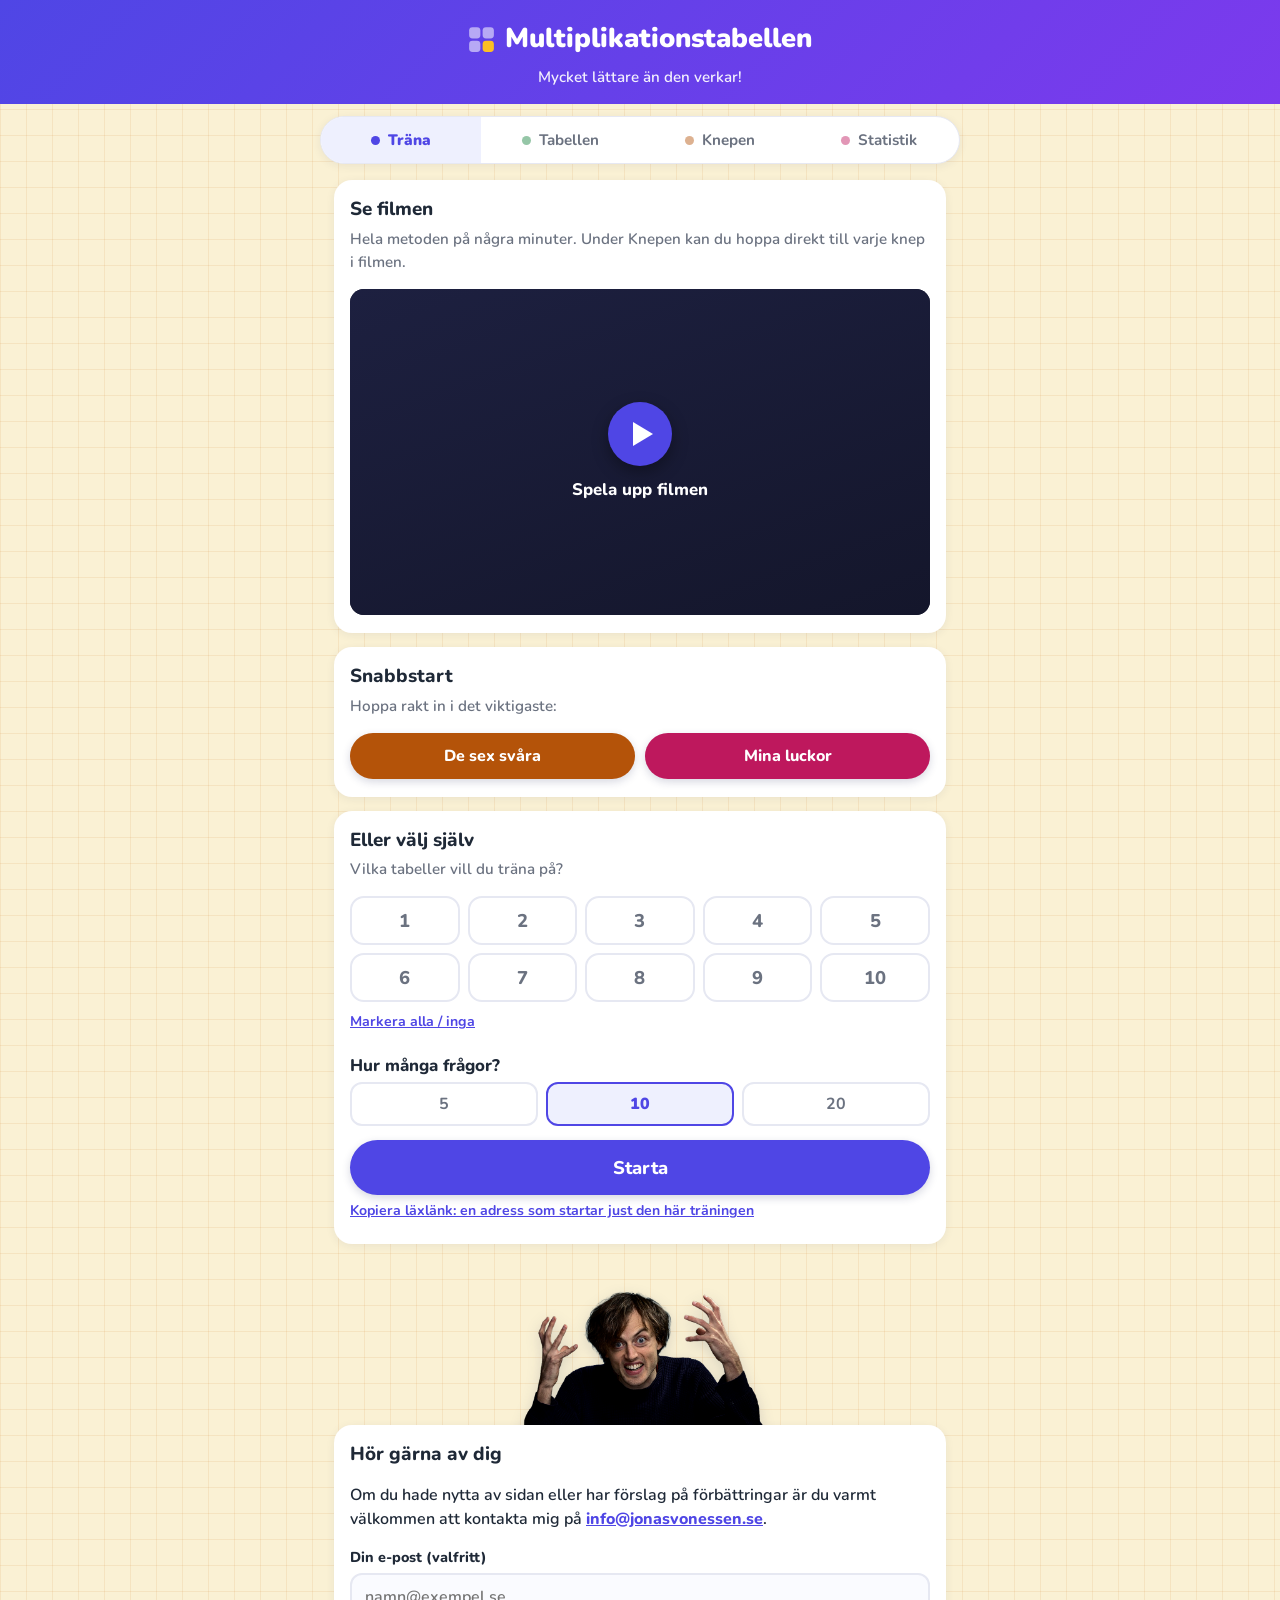
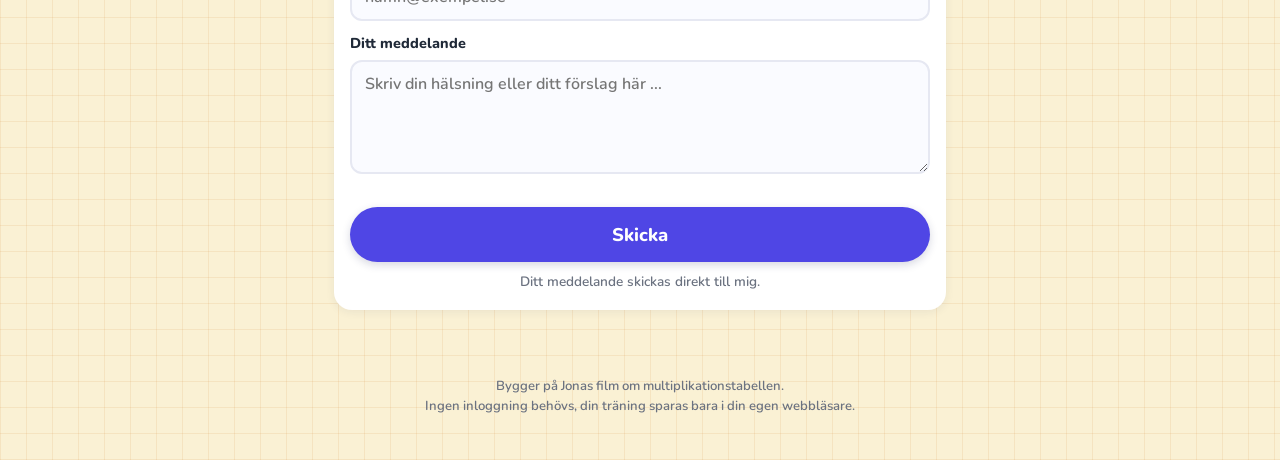
<file: index.html>
<!DOCTYPE html>
<html lang="sv">
<head>
  <meta charset="utf-8">
  <meta name="viewport" content="width=device-width, initial-scale=1">
  <meta name="theme-color" content="#4f46e5">
  <title>Multiplikationstabellen, mycket lättare än den verkar!</title>
  <meta name="description" content="Träna multiplikationstabellen på ett smart sätt: lär dig knepen från filmen, bocka av det du redan kan och täpp igen dina luckor.">
  <link rel="icon" href="data:image/svg+xml,%3Csvg xmlns='http://www.w3.org/2000/svg' viewBox='0 0 100 100'%3E%3Crect width='100' height='100' rx='22' fill='%234f46e5'/%3E%3Crect x='18' y='18' width='28' height='28' rx='8' fill='white' opacity='.6'/%3E%3Crect x='54' y='18' width='28' height='28' rx='8' fill='white' opacity='.6'/%3E%3Crect x='18' y='54' width='28' height='28' rx='8' fill='white' opacity='.6'/%3E%3Crect x='54' y='54' width='28' height='28' rx='8' fill='%23fbbf24'/%3E%3C/svg%3E">
  <link rel="preconnect" href="https://fonts.googleapis.com">
  <link rel="preconnect" href="https://fonts.gstatic.com" crossorigin>
  <link href="https://fonts.googleapis.com/css2?family=Caveat:wght@700&family=Nunito:wght@600;700;800;900&display=swap" rel="stylesheet">
  <link rel="stylesheet" href="style.css">
</head>
<body>

<header class="app-header">
  <h1><button class="home-btn" id="home-btn" aria-label="Till startsidan"><span class="logo" aria-hidden="true"><svg viewBox="0 0 24 24"><rect x="1" y="1" width="10" height="10" rx="3" fill="rgba(255,255,255,.55)"/><rect x="13" y="1" width="10" height="10" rx="3" fill="rgba(255,255,255,.55)"/><rect x="1" y="13" width="10" height="10" rx="3" fill="rgba(255,255,255,.55)"/><rect x="13" y="13" width="10" height="10" rx="3" fill="#fbbf24"/></svg></span> Multiplikationstabellen</button></h1>
  <p class="tagline">Mycket lättare än den verkar!</p>
</header>

<nav class="tabs" aria-label="Huvudmeny">
  <button class="tab-btn active" data-tab="trana">Träna</button>
  <button class="tab-btn" data-tab="tabell">Tabellen</button>
  <button class="tab-btn" data-tab="tips">Knepen</button>
  <button class="tab-btn" data-tab="stats">Statistik</button>
</nav>

<main>

  <!-- ===================== TRÄNA ===================== -->
  <section id="view-trana" class="view active">

    <div id="setup-screen">
      <div class="card" id="film-card-start">
        <h2>Se filmen</h2>
        <p class="muted">Hela metoden på några minuter. Under Knepen kan du hoppa direkt till varje knep i filmen.</p>
        <div class="video-wrap">
          <button type="button" class="film-facade">
            <span class="play-circle" aria-hidden="true"></span>
            <span>Spela upp filmen</span>
          </button>
        </div>
      </div>

      <div class="card">
        <h2>Snabbstart</h2>
        <p class="muted">Hoppa rakt in i det viktigaste:</p>
        <div class="quick-row">
          <button class="btn memo" id="quick-hard">De sex svåra</button>
          <button class="btn gaps" id="quick-gaps">Mina luckor</button>
        </div>
      </div>

      <div class="card">
        <h2>Eller välj själv</h2>
        <p class="muted">Vilka tabeller vill du träna på?</p>
        <div class="table-chips" id="table-chips"></div>
        <button class="linkish" id="chips-all">Markera alla / inga</button>

        <h3 class="setup-sub">Hur många frågor?</h3>
        <div class="segmented" id="count-seg">
          <button data-count="5">5</button>
          <button data-count="10">10</button>
          <button data-count="20">20</button>
        </div>

        <button class="btn big" id="start-btn">Starta</button>
        <button class="linkish" id="copy-link">Kopiera läxlänk: en adress som startar just den här träningen</button>
      </div>
    </div>

    <div id="quiz-screen" hidden>
      <div class="q-top">
        <span id="q-progress-text">Fråga 1 av 10</span>
        <span id="q-timer" class="q-timer" hidden>⏱ 0:00</span>
        <span id="q-streak" class="streak" hidden></span>
        <button class="quit" id="quit-btn">Avbryt</button>
      </div>
      <div class="progress-bar"><div class="progress-fill" id="q-progress-fill"></div></div>
      <p class="round-label" id="round-label"></p>

      <div class="card q-card">
        <div class="q-display" id="q-display">7 × 8</div>
        <div class="answer-row">
          <span class="eq">=</span>
          <!-- enterkeyhint="go": "done" får Android-tangentbord att stänga sig vid tryck -->
          <input id="q-input" type="text" inputmode="numeric" autocomplete="off" enterkeyhint="go" maxlength="3" aria-label="Ditt svar">
        </div>
        <div class="q-buttons" id="q-buttons">
          <button class="btn" id="ok-btn">Svara</button>
          <button class="btn ghost" id="idk-btn">Vet inte</button>
        </div>
        <div id="feedback" class="feedback" aria-live="polite"></div>
      </div>
    </div>

    <div id="result-screen" hidden></div>
  </section>

  <!-- ===================== TABELLEN ===================== -->
  <section id="view-tabell" class="view">
    <div class="card">
      <h2>Bocka av det du kan</h2>
      <p class="muted">Klicka på de tal du redan kan, så stryks de. Kvar står det du behöver öva på, och det är bara de talen du får frågor om när du tränar. Klicka på en siffra i kanten för att bocka av en hel tabell. Sidan bockar också av åt dig: tre snabba rätt i rad på ett tal, så stryks det automatiskt.</p>
      <label class="check-row">
        <input type="checkbox" id="show-answers">
        <span>Visa svaren i rutorna</span>
      </label>
      <div class="grid-wrap">
        <div class="mul-grid" id="mul-grid"></div>
      </div>
      <div class="grid-progress">
        <div class="progress-bar"><div class="progress-fill green" id="known-fill"></div></div>
        <p id="known-text" class="center muted"></p>
      </div>
    </div>
    <div class="card note-card">
      <strong>Därför är halva tabellen grå:</strong> det spelar ingen roll i vilken ordning talen
      står, 4&nbsp;×&nbsp;6 är samma sak som 6&nbsp;×&nbsp;4. Den grå halvan är bara en spegling,
      så varje tal behöver bara finnas en gång.
    </div>
  </section>

  <!-- ===================== KNEPEN ===================== -->
  <section id="view-tips" class="view">
    <div class="card hero-card">
      <h2>Knepen från filmen</h2>
      <p><strong>Hundra tal att lära sig utantill? Nej då!</strong> Tittar man närmre är det bara en handfull man faktiskt behöver lägga på minnet. Så här krymper vi högen:</p>
      <ol class="shrink-steps">
        <li><span class="dot d-flip"></span>Vänd på talen, nästan hälften försvinner</li>
        <li><span class="dot d-free"></span>Ettan och tian är gratis</li>
        <li><span class="dot d-trick"></span>Femman och nian har superknep</li>
        <li><span class="dot d-double"></span>Tvåan, fyran och trean är bara dubblor</li>
        <li><span class="dot d-memo"></span>Kvar: <strong>bara 6 tal att memorera!</strong></li>
      </ol>
      <p>🖨️ Vill du sätta knepen på väggen, till exempel i klassrummet? <a href="affischer.html">Skriv ut dem som affischer</a> eller <a href="affischer.pdf">ladda ner alla som PDF</a> — eller ta <a href="affisch-stor.html">hela metoden på en enda stor affisch</a>!</p>
    </div>

    <div class="card" id="film-card">
      <h2>Se filmen</h2>
      <p class="muted">Hela metoden på några minuter. Knapparna på korten här nedanför hoppar till rätt ställe i filmen. Filmen spelas via Bunny Stream och laddas först när du trycker på play.</p>
      <div class="video-wrap" id="film-wrap">
        <button type="button" class="film-facade">
          <span class="play-circle" aria-hidden="true"></span>
          <span>Spela upp filmen</span>
        </button>
      </div>
    </div>

    <div class="card tip-card" data-film="flip">
      <h3><span class="badge b-flip">×</span> Vänd på det!</h3>
      <p>Det spelar ingen roll i vilken ordning talen står: <strong>4 × 6 är samma sak som 6 × 4</strong>. Kan du den ena kan du också den andra, där försvinner nästan hälften av tabellen direkt!</p>
      <div class="trick-anim" data-step="0"></div>
    </div>

    <div class="card tip-card" data-film="1">
      <h3><span class="badge b-free">1</span> Ettans tabell</h3>
      <p>Multiplicerar du med 1 händer ingenting alls.</p>
      <p><span class="ex">1 × 7 = 7</span></p>
      <div class="trick-anim" data-step="1"></div>
      <button class="btn small secondary" data-train="1">Träna ettan</button>
    </div>

    <div class="card tip-card" data-film="10">
      <h3><span class="badge b-free">10</span> Tians tabell</h3>
      <p>Lägg bara till en nolla på slutet.</p>
      <p><span class="ex">7 × 10 = 70</span></p>
      <div class="trick-anim" data-step="2"></div>
      <button class="btn small secondary" data-train="10">Träna tian</button>
    </div>

    <div class="card tip-card" data-film="5">
      <h3><span class="badge b-trick">5</span> Femmans tabell</h3>
      <p>Fem är hälften av tio! Halvera talet och ta sedan gånger tio.</p>
      <p><span class="ex">8 × 5 = 4 × 10 = 40</span></p>
      <div class="trick-anim" data-step="3"></div>
      <button class="btn small secondary" data-train="5">Träna femman</button>
    </div>

    <div class="card tip-card" data-film="9">
      <h3><span class="badge b-trick">9</span> Nians tabell</h3>
      <p>Svaret består alltid av två siffror som blir <strong>9 tillsammans</strong>, och den första siffran är alltid <strong>ett mindre</strong> än talet du gångrar med.</p>
      <p><span class="ex">7 × 9 → först 6, sedan 3 (6 + 3 = 9) → 63</span></p>
      <div class="trick-anim" data-step="4"></div>
      <button class="btn small secondary" data-train="9">Träna nian</button>
    </div>

    <div class="card tip-card" data-film="2">
      <h3><span class="badge b-double">2</span> Tvåans tabell</h3>
      <p>Gånger två är bara att plussa talet med sig självt, enkel addition alltså!</p>
      <p><span class="ex">6 × 2 = 6 + 6 = 12</span></p>
      <div class="trick-anim" data-step="5"></div>
      <button class="btn small secondary" data-train="2">Träna tvåan</button>
    </div>

    <div class="card tip-card" data-film="4">
      <h3><span class="badge b-double">4</span> Fyrans tabell</h3>
      <p>Dubbelt så mycket som tvåans tabell, dubbla talet två gånger.</p>
      <p><span class="ex">6 × 4: 6 → 12 → 24</span></p>
      <div class="trick-anim" data-step="6"></div>
      <button class="btn small secondary" data-train="4">Träna fyran</button>
    </div>

    <div class="card tip-card" data-film="3">
      <h3><span class="badge b-double">3</span> Treans tabell</h3>
      <p>Dubbla talet och lägg sedan till det en gång till.</p>
      <p><span class="ex">7 × 3: 7 + 7 = 14, och 14 + 7 = 21</span></p>
      <div class="trick-anim" data-step="7"></div>
      <button class="btn small secondary" data-train="3">Träna trean</button>
    </div>

    <div class="card tip-card star-card" id="sex-svara" data-film="sex">
      <h3><span class="badge b-memo">★</span> De sex du behöver memorera</h3>
      <p>Kvar är bara de här sex, och det är nästan alltid just de som spökar när man säger att man "inte kan multiplikationstabellen". En futtig utmaning jämfört med hundra tal! Plugga in dem med minnesreglerna här, så sitter hela tabellen.</p>
      <div class="trick-anim" data-step="8"></div>
      <div id="mnemonic-cards"></div>
      <button class="btn memo" data-train="hard">Träna de sex svåra</button>
    </div>
  </section>

  <!-- ===================== STATISTIK ===================== -->
  <section id="view-stats" class="view">
    <div id="stats-content"></div>
  </section>

  <!-- ===================== KONTAKT ===================== -->
  <section class="contact">
    <img class="contact-photo" src="jonas.webp" alt="Jonas von Essen" width="800" height="662" loading="lazy">
    <div class="card">
      <h2>Hör gärna av dig</h2>
      <p>Om du hade nytta av sidan eller har förslag på förbättringar är du varmt välkommen att kontakta mig på <a href="mailto:info@jonasvonessen.se">info@jonasvonessen.se</a>.</p>
      <form id="contact-form" novalidate>
        <label class="field">
          <span>Din e-post (valfritt)</span>
          <input type="email" id="contact-email" autocomplete="email" placeholder="namn@exempel.se">
        </label>
        <label class="field">
          <span>Ditt meddelande</span>
          <textarea id="contact-message" rows="4" placeholder="Skriv din hälsning eller ditt förslag här ..."></textarea>
        </label>
        <input type="text" id="contact-honey" name="_honey" class="hp" tabindex="-1" autocomplete="off" aria-hidden="true">
        <button type="submit" class="btn big">Skicka</button>
        <p class="contact-note" id="contact-note" aria-live="polite">Ditt meddelande skickas direkt till mig.</p>
      </form>
    </div>
  </section>

</main>

<footer class="app-footer">
  <p>Bygger på Jonas film om multiplikationstabellen.<br>
  Ingen inloggning behövs, din träning sparas bara i din egen webbläsare.</p>
</footer>

<!-- handklottrat i marginalerna (visas på breda skärmar) -->
<div class="doodle doodle-1" aria-hidden="true">Jag <span class="heart">&#9829;</span> matte</div>
<div class="doodle doodle-2" aria-hidden="true">&#960; 4-ever</div>

<div id="toast" role="status" aria-live="polite"></div>

<script src="app.js"></script>

<!-- Besöksstatistik via GoatCounter (cookielöst, integritetsvänligt).
     Koden nedan ("gangertabellen") måste matcha det namn du registrerar på
     goatcounter.com. Statistiken ser du sedan på https://gangertabellen.goatcounter.com
     Byt ut "gangertabellen" på båda ställena nedan om du väljer ett annat namn. -->
<script data-goatcounter="https://gangertabellen.goatcounter.com/count"
        async src="https://gc.zgo.at/count.js"></script>
</body>
</html>
</file>
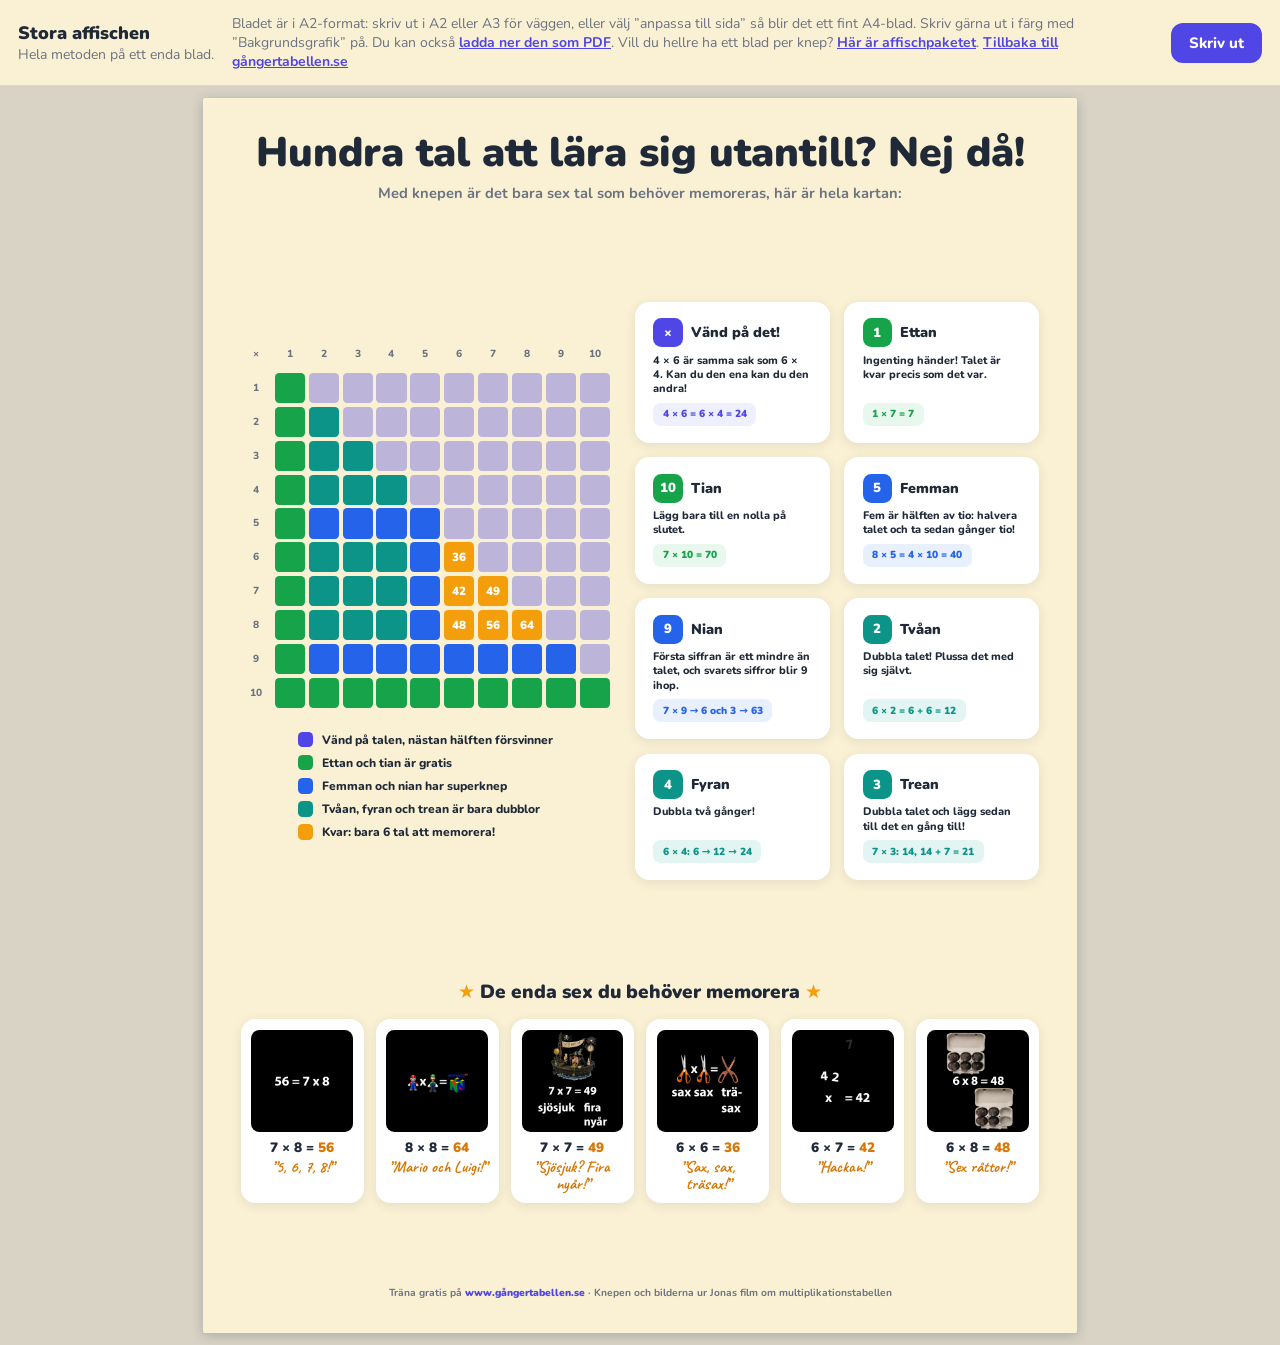
<file: affisch-stor.html>
<!doctype html>
<html lang="sv">
<head>
  <meta charset="utf-8">
  <meta name="viewport" content="width=device-width, initial-scale=1">
  <title>Stora affischen – Gångertabellen</title>
  <meta name="description" content="Hela multiplikationsmetoden på en enda stor affisch (A2): kartan, alla knep och de sex minnesreglerna ur Jonas film.">
  <link rel="icon" href="data:image/svg+xml,%3Csvg xmlns='http://www.w3.org/2000/svg' viewBox='0 0 100 100'%3E%3Crect width='100' height='100' rx='22' fill='%234f46e5'/%3E%3Crect x='18' y='18' width='28' height='28' rx='8' fill='white' opacity='.6'/%3E%3Crect x='54' y='18' width='28' height='28' rx='8' fill='white' opacity='.6'/%3E%3Crect x='18' y='54' width='28' height='28' rx='8' fill='white' opacity='.6'/%3E%3Crect x='54' y='54' width='28' height='28' rx='8' fill='%23fbbf24'/%3E%3C/svg%3E">
  <style>
    /* Samma lokala typsnitt som affischer.html */
    @font-face {
      font-family: "Nunito";
      font-weight: 400 900;
      font-display: swap;
      src: url(fonter/nunito.woff2) format("woff2");
    }
    @font-face {
      font-family: "Caveat";
      font-weight: 700;
      font-display: swap;
      src: url(fonter/caveat-700.woff2) format("woff2");
    }
    /* A2 stående: skriv ut i A2 eller A3 för väggen, eller "anpassa till
       sida" i A4 som sammanfattningsblad. */
    @page { size: 420mm 594mm; margin: 0; }
    :root {
      --primary: #4f46e5;
      --primary-tint: #eef0fe;
      --green: #16a34a;
      --green-tint: #e8f8ee;
      --blue: #2563eb;
      --blue-tint: #e8effd;
      --teal: #0d9488;
      --teal-tint: #e2f5f2;
      --amber: #d97706;
      --amber-grid: #f59e0b;
      --amber-tint: #fff7e0;
      --text: #1f2937;
      --muted: #6b7280;
    }
    * { box-sizing: border-box; margin: 0; }
    html, body { -webkit-print-color-adjust: exact; print-color-adjust: exact; }
    body {
      font-family: "Nunito", system-ui, -apple-system, "Segoe UI", Roboto, sans-serif;
      color: var(--text);
      background: #d8d3c4;
    }

    .toolbar {
      position: sticky; top: 0; z-index: 5;
      background: #faf1d4; border-bottom: 1px solid #e3d9b8;
      padding: 14px 18px; display: flex; flex-wrap: wrap; gap: 10px 18px; align-items: center;
    }
    .toolbar h1 { font-size: 18px; font-weight: 900; }
    .toolbar p { font-size: 14px; color: var(--muted); flex: 1 1 260px; }
    .toolbar .btn {
      font: inherit; font-weight: 800; font-size: 15px; cursor: pointer;
      background: var(--primary); color: #fff; border: 0; border-radius: 12px; padding: 10px 18px;
    }
    .toolbar a { color: var(--primary); font-weight: 700; }

    .sheet {
      width: 420mm; height: 594mm; overflow: hidden;
      background: #faf1d4; position: relative;
      padding: 16mm 18mm 16mm;
      display: flex; flex-direction: column; justify-content: space-between;
    }
    @media screen {
      .sheet { margin: 22px auto; box-shadow: 0 4px 22px rgba(31, 41, 90, 0.25); border-radius: 4px; }
      @media (max-width: 1700px) { .wrap { zoom: 0.55; } }
      @media (max-width: 900px) { .wrap { zoom: 0.28; } }
    }
    @media print {
      body { background: #fff; }
      .toolbar { display: none; }
    }

    .head { text-align: center; }
    .head h2 { font-size: 56pt; font-weight: 900; line-height: 1.05; }
    .head p { font-size: 20pt; font-weight: 700; color: var(--muted); margin-top: 4mm; }

    .mid { display: flex; gap: 12mm; margin-top: 8mm; margin-bottom: 8mm; align-items: center; }

    /* vänster: kartan + förklaringen */
    .map { flex: none; text-align: center; }
    .grid { display: grid; gap: 1.8mm; justify-content: center; }
    .cell {
      border-radius: 2mm; border: 0.6mm solid transparent;
      display: flex; align-items: center; justify-content: center;
      font-weight: 900; color: #fff;
    }
    .cell.six { background: var(--amber-grid); }
    .cell.hdr { background: none; color: var(--muted); font-size: 14pt; font-weight: 800; }
    .legend { list-style: none; padding: 0; margin: 8mm auto 0; display: inline-block; text-align: left; }
    .legend li { display: flex; align-items: center; gap: 4mm; font-size: 16.5pt; font-weight: 800; margin-top: 3.4mm; }
    .dot { width: 7.5mm; height: 7.5mm; border-radius: 2.2mm; flex: none; }
    .dot.c-flip { background: var(--primary); }
    .dot.c-free { background: var(--green); }
    .dot.c-trick { background: var(--blue); }
    .dot.c-double { background: var(--teal); }
    .dot.c-memo { background: var(--amber-grid); }

    /* höger: knepkorten */
    .tricks { flex: 1; display: grid; grid-template-columns: 1fr 1fr; gap: 7mm; }
    .trick {
      background: #fff; border-radius: 7mm; padding: 8mm 9mm;
      box-shadow: 0 1.2mm 5mm rgba(31, 41, 90, 0.10);
      display: flex; flex-direction: column; align-items: flex-start; gap: 3mm;
    }
    .t-head { display: flex; align-items: center; gap: 4mm; }
    .badge {
      width: 14mm; height: 14mm; border-radius: 4mm; flex: none;
      display: flex; align-items: center; justify-content: center;
      color: #fff; font-size: 18pt; font-weight: 900;
    }
    .t-head h3 { font-size: 19.5pt; font-weight: 900; }
    .trick p { font-size: 15pt; font-weight: 800; line-height: 1.3; }
    .ex {
      display: inline-block; margin-top: auto; padding: 2.2mm 4.5mm; border-radius: 3.5mm;
      font-size: 14pt; font-weight: 900; white-space: nowrap;
    }
    .c-flip .badge { background: var(--primary); }
    .c-flip .ex { background: var(--primary-tint); color: var(--primary); }
    .c-free .badge { background: var(--green); }
    .c-free .ex { background: var(--green-tint); color: var(--green); }
    .c-trick .badge { background: var(--blue); }
    .c-trick .ex { background: var(--blue-tint); color: var(--blue); }
    .c-double .badge { background: var(--teal); }
    .c-double .ex { background: var(--teal-tint); color: var(--teal); }

    /* nederst: de sex att memorera */
    .memo-head { text-align: center; font-size: 26pt; font-weight: 900; }
    .memo-head .star { color: var(--amber-grid); }
    .memos { display: grid; grid-template-columns: repeat(6, 1fr); gap: 6mm; margin-top: 7mm; }
    .memo {
      background: #fff; border-radius: 7mm; padding: 5mm;
      box-shadow: 0 1.2mm 5mm rgba(31, 41, 90, 0.10);
      text-align: center;
    }
    .memo img { width: 100%; border-radius: 4mm; display: block; }
    .memo .eq { font-size: 18.5pt; font-weight: 900; margin-top: 3mm; }
    .memo .eq span { color: var(--amber); }
    .memo .ramsa { font-family: "Caveat", "Comic Sans MS", cursive; font-size: 22pt; color: var(--amber); line-height: 1.05; margin-top: 1mm; }

    .sheet footer {
      text-align: center;
      font-size: 14pt; font-weight: 700; color: var(--muted);
    }
    .sheet footer strong { color: var(--primary); font-weight: 900; }
  </style>
</head>
<body>

<div class="toolbar">
  <div>
    <h1>Stora affischen</h1>
    <p>Hela metoden på ett enda blad.</p>
  </div>
  <p>Bladet är i A2-format: skriv ut i A2 eller A3 för väggen, eller välj ”anpassa till sida” så blir det ett fint A4-blad. Skriv gärna ut i färg med ”Bakgrundsgrafik” på. Du kan också <a href="affisch-stor.pdf">ladda ner den som PDF</a>. Vill du hellre ha ett blad per knep? <a href="affischer.html">Här är affischpaketet</a>. <a href="./">Tillbaka till gångertabellen.se</a></p>
  <button type="button" class="btn" onclick="print()">Skriv ut</button>
</div>

<div class="wrap">
  <section class="sheet">
    <div class="head">
      <h2>Hundra tal att lära sig utantill? Nej då!</h2>
      <p>Med knepen är det bara sex tal som behöver memoreras, här är hela kartan:</p>
    </div>

    <div class="mid">
      <div class="map">
        <div class="grid" data-overview style="grid-template-columns: repeat(11, 14.5mm); grid-auto-rows: 14.5mm; font-size: 16pt;"></div>
        <ul class="legend">
          <li><span class="dot c-flip"></span>Vänd på talen, nästan hälften försvinner</li>
          <li><span class="dot c-free"></span>Ettan och tian är gratis</li>
          <li><span class="dot c-trick"></span>Femman och nian har superknep</li>
          <li><span class="dot c-double"></span>Tvåan, fyran och trean är bara dubblor</li>
          <li><span class="dot c-memo"></span>Kvar: bara 6 tal att memorera!</li>
        </ul>
      </div>

      <div class="tricks">
        <div class="trick c-flip">
          <div class="t-head"><span class="badge">×</span><h3>Vänd på det!</h3></div>
          <p>4 × 6 är samma sak som 6 × 4. Kan du den ena kan du den andra!</p>
          <span class="ex">4 × 6 = 6 × 4 = 24</span>
        </div>
        <div class="trick c-free">
          <div class="t-head"><span class="badge">1</span><h3>Ettan</h3></div>
          <p>Ingenting händer! Talet är kvar precis som det var.</p>
          <span class="ex">1 × 7 = 7</span>
        </div>
        <div class="trick c-free">
          <div class="t-head"><span class="badge">10</span><h3>Tian</h3></div>
          <p>Lägg bara till en nolla på slutet.</p>
          <span class="ex">7 × 10 = 70</span>
        </div>
        <div class="trick c-trick">
          <div class="t-head"><span class="badge">5</span><h3>Femman</h3></div>
          <p>Fem är hälften av tio: halvera talet och ta sedan gånger tio!</p>
          <span class="ex">8 × 5 = 4 × 10 = 40</span>
        </div>
        <div class="trick c-trick">
          <div class="t-head"><span class="badge">9</span><h3>Nian</h3></div>
          <p>Första siffran är ett mindre än talet, och svarets siffror blir 9 ihop.</p>
          <span class="ex">7 × 9 → 6 och 3 → 63</span>
        </div>
        <div class="trick c-double">
          <div class="t-head"><span class="badge">2</span><h3>Tvåan</h3></div>
          <p>Dubbla talet! Plussa det med sig självt.</p>
          <span class="ex">6 × 2 = 6 + 6 = 12</span>
        </div>
        <div class="trick c-double">
          <div class="t-head"><span class="badge">4</span><h3>Fyran</h3></div>
          <p>Dubbla två gånger!</p>
          <span class="ex">6 × 4: 6 → 12 → 24</span>
        </div>
        <div class="trick c-double">
          <div class="t-head"><span class="badge">3</span><h3>Trean</h3></div>
          <p>Dubbla talet och lägg sedan till det en gång till!</p>
          <span class="ex">7 × 3: 14, 14 + 7 = 21</span>
        </div>
      </div>
    </div>

    <div class="bottom">
    <p class="memo-head"><span class="star">★</span> De enda sex du behöver memorera <span class="star">★</span></p>
    <div class="memos">
      <div class="memo">
        <img src="bilder/7x8.webp" alt="56 = 7 x 8, siffrorna kommer i ordning">
        <p class="eq">7 × 8 = <span>56</span></p>
        <p class="ramsa">”5, 6, 7, 8!”</p>
      </div>
      <div class="memo">
        <img src="bilder/8x8.webp" alt="8 x 8 = 64, Mario och Luigi">
        <p class="eq">8 × 8 = <span>64</span></p>
        <p class="ramsa">”Mario och Luigi!”</p>
      </div>
      <div class="memo">
        <img src="bilder/7x7.webp" alt="Sjösjuk pirat som firar nyår: 7 x 7 = 49">
        <p class="eq">7 × 7 = <span>49</span></p>
        <p class="ramsa">”Sjösjuk? Fira nyår!”</p>
      </div>
      <div class="memo">
        <img src="bilder/6x6.webp" alt="Sax gånger sax blir träsax: 6 x 6 = 36">
        <p class="eq">6 × 6 = <span>36</span></p>
        <p class="ramsa">”Sax, sax, träsax!”</p>
      </div>
      <div class="memo">
        <img src="bilder/6x7.webp" alt="Sjuan hackar sexan i en fyra och en tvåa: 6 x 7 = 42">
        <p class="eq">6 × 7 = <span>42</span></p>
        <p class="ramsa">”Hackan!”</p>
      </div>
      <div class="memo">
        <img src="bilder/6x8.webp" alt="Sex råttor blir fyra råttor: 6 x 8 = 48">
        <p class="eq">6 × 8 = <span>48</span></p>
        <p class="ramsa">”Sex råttor!”</p>
      </div>
    </div>
    </div>

    <footer>Träna gratis på <strong>www.gångertabellen.se</strong> · Knepen och bilderna ur Jonas film om multiplikationstabellen</footer>
  </section>
</div>

<script>
// Samma krympordning som i filmen och på sajten (eliminationStep i app.js).
function eliminationStep(r, c) {
  if (c > r) return 0;
  const order = [1, 10, 5, 9, 2, 4, 3];
  for (let i = 0; i < order.length; i++) {
    if (r === order[i] || c === order[i]) return i + 1;
  }
  return -1;
}

const STEP_COLOR = ["#4f46e5", "#16a34a", "#16a34a", "#2563eb", "#2563eb", "#0d9488", "#0d9488", "#0d9488"];

// Kartan i slutfärgerna, med radhuvuden och svaren inskrivna i de sex
// rutor som blir kvar att memorera.
document.querySelectorAll("[data-overview]").forEach((grid) => {
  for (let r = 0; r <= 10; r++) {
    for (let c = 0; c <= 10; c++) {
      const cell = document.createElement("span");
      cell.className = "cell";
      if (r === 0 || c === 0) {
        cell.classList.add("hdr");
        if (r + c > 0) cell.textContent = r === 0 ? c : r;
        else cell.textContent = "×";
      } else {
        const e = eliminationStep(r, c);
        if (e === -1) {
          cell.classList.add("six");
          cell.textContent = r * c;
        } else {
          cell.style.background = STEP_COLOR[e];
          if (e === 0) cell.style.opacity = "0.35";
        }
      }
      grid.appendChild(cell);
    }
  }
});
</script>

</body>
</html>
</file>
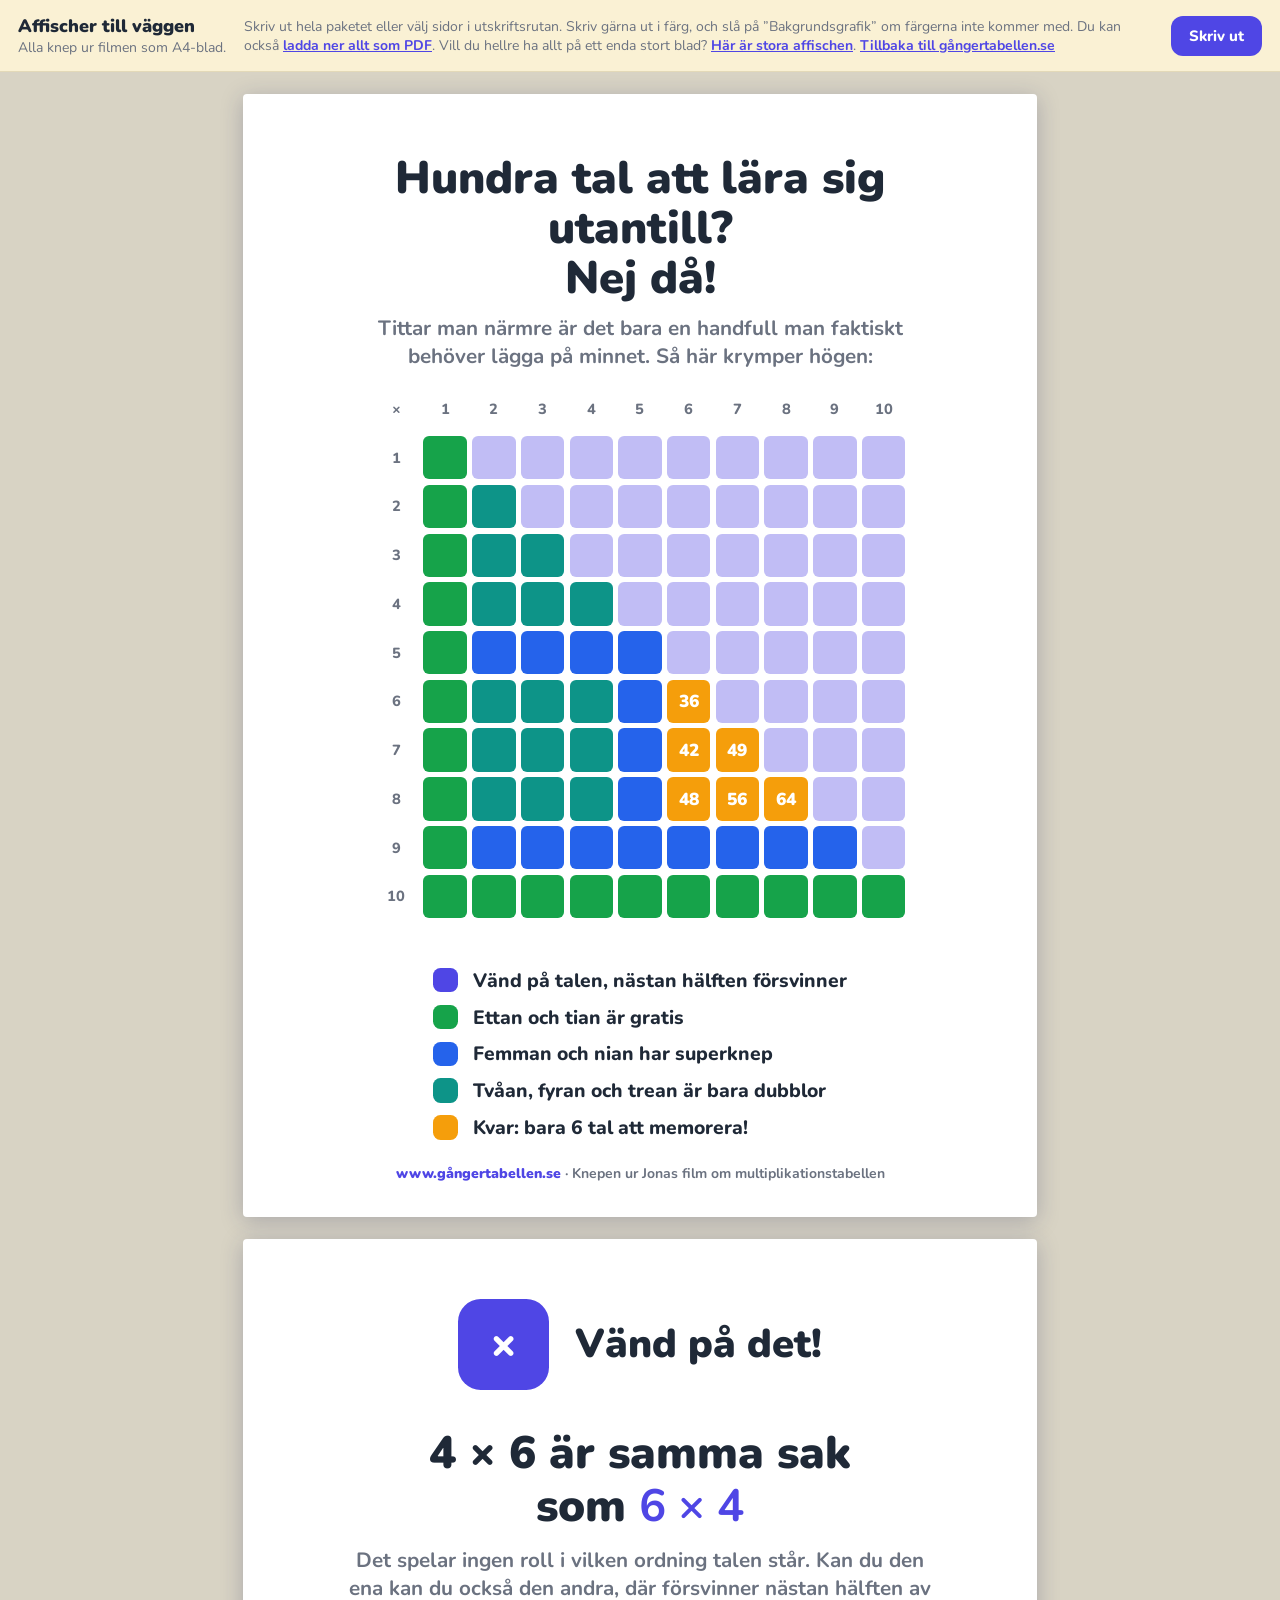
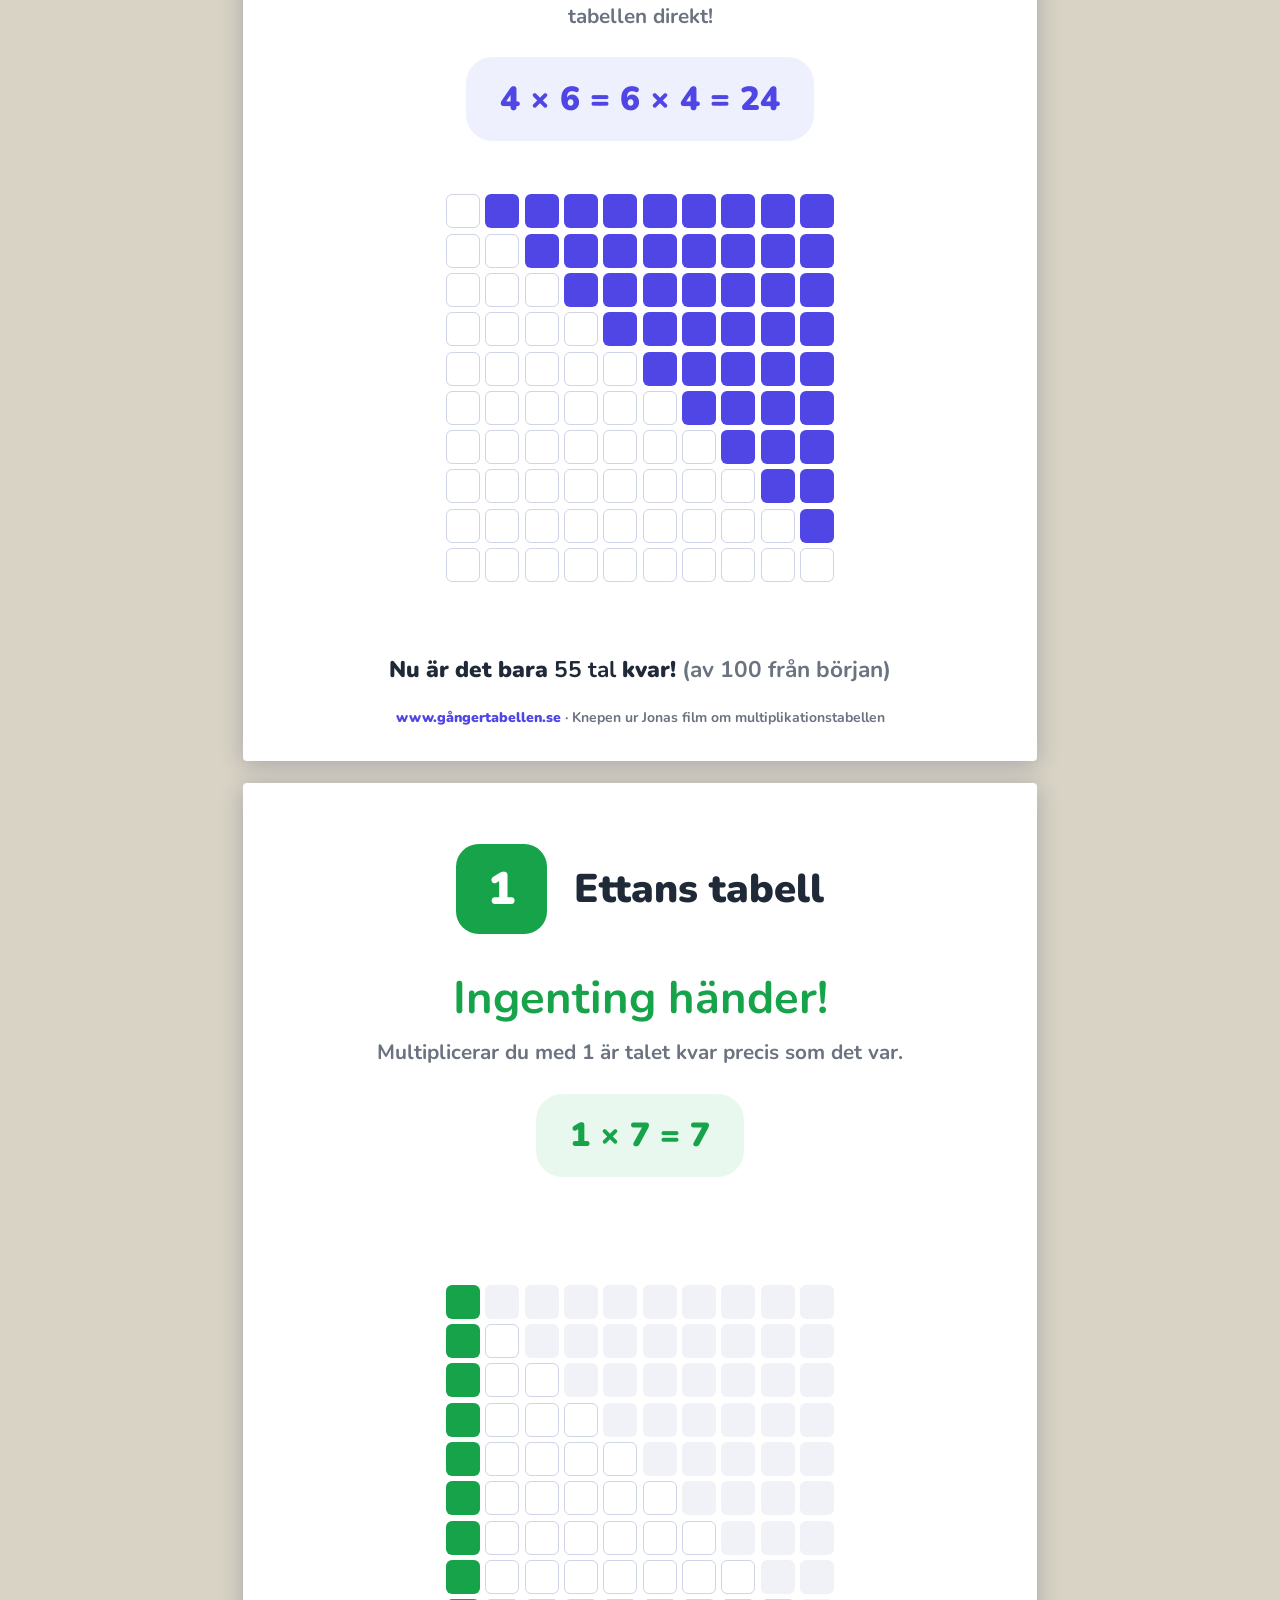
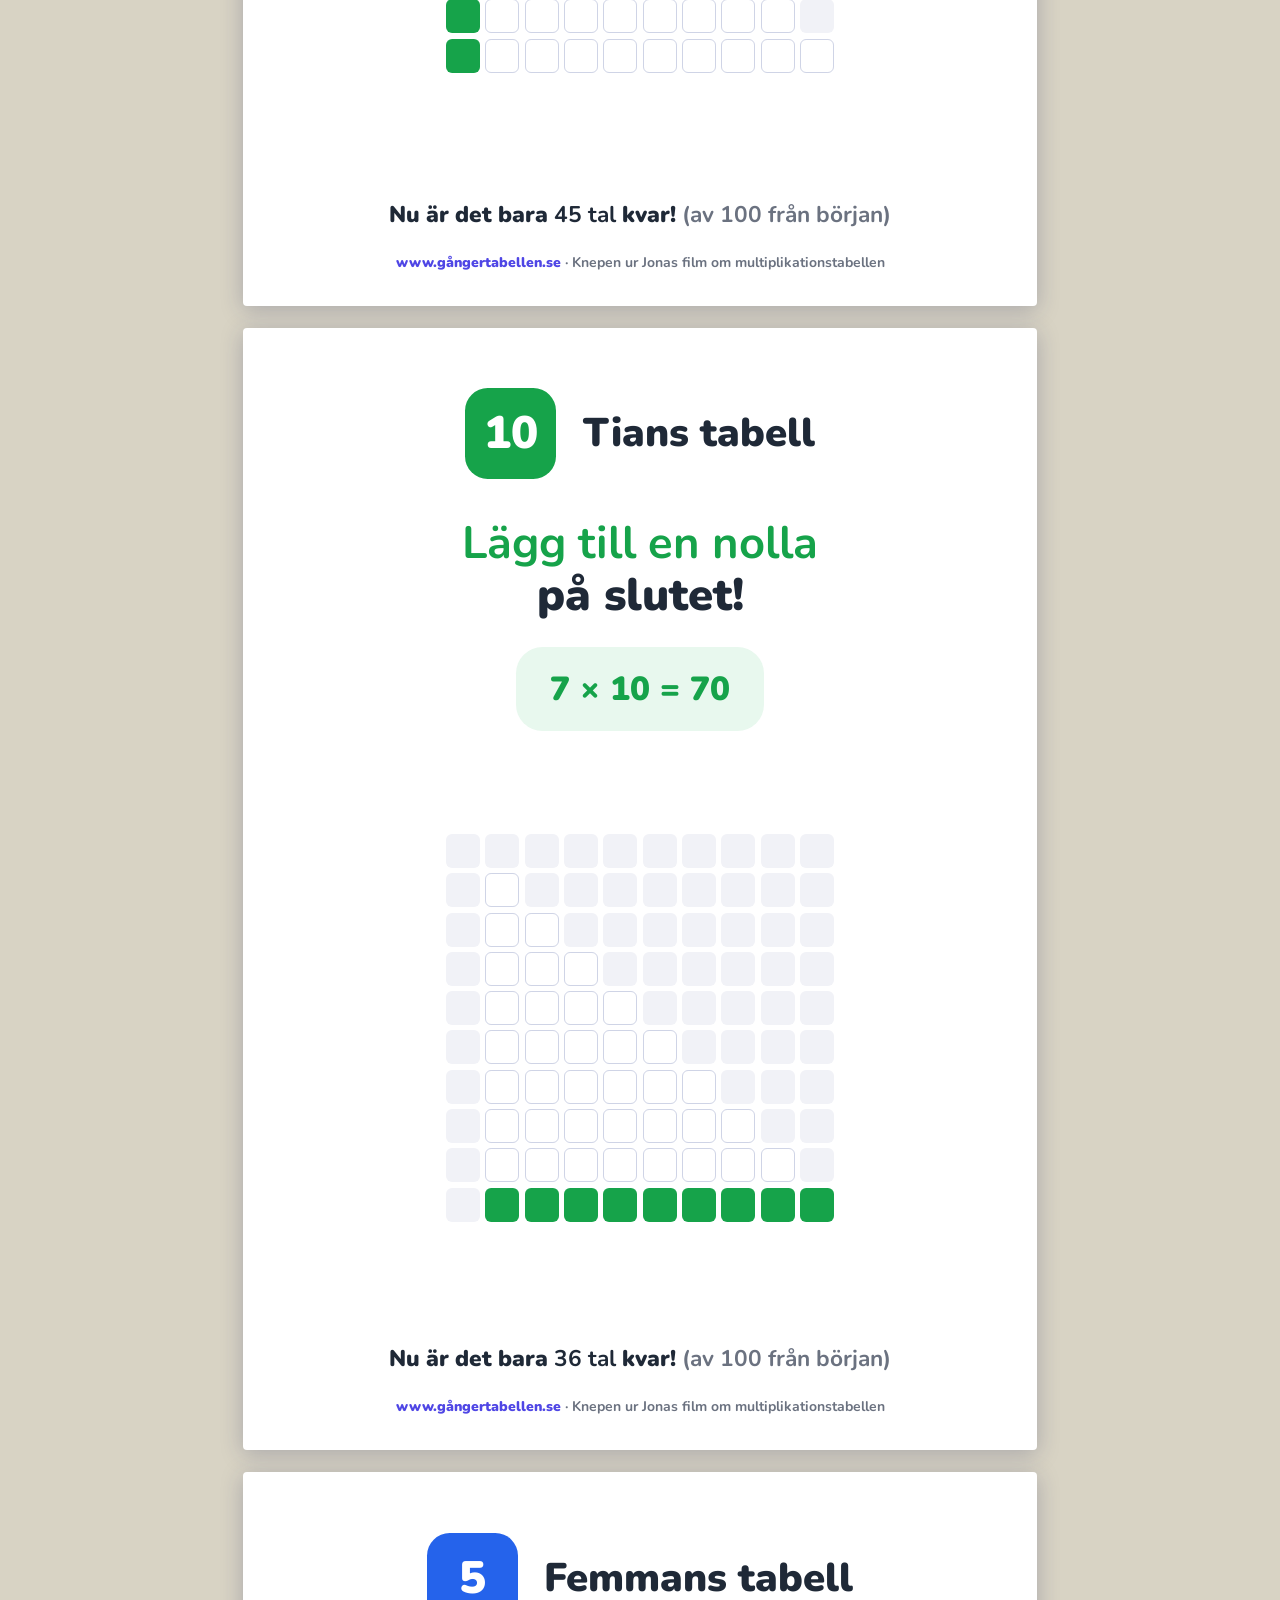
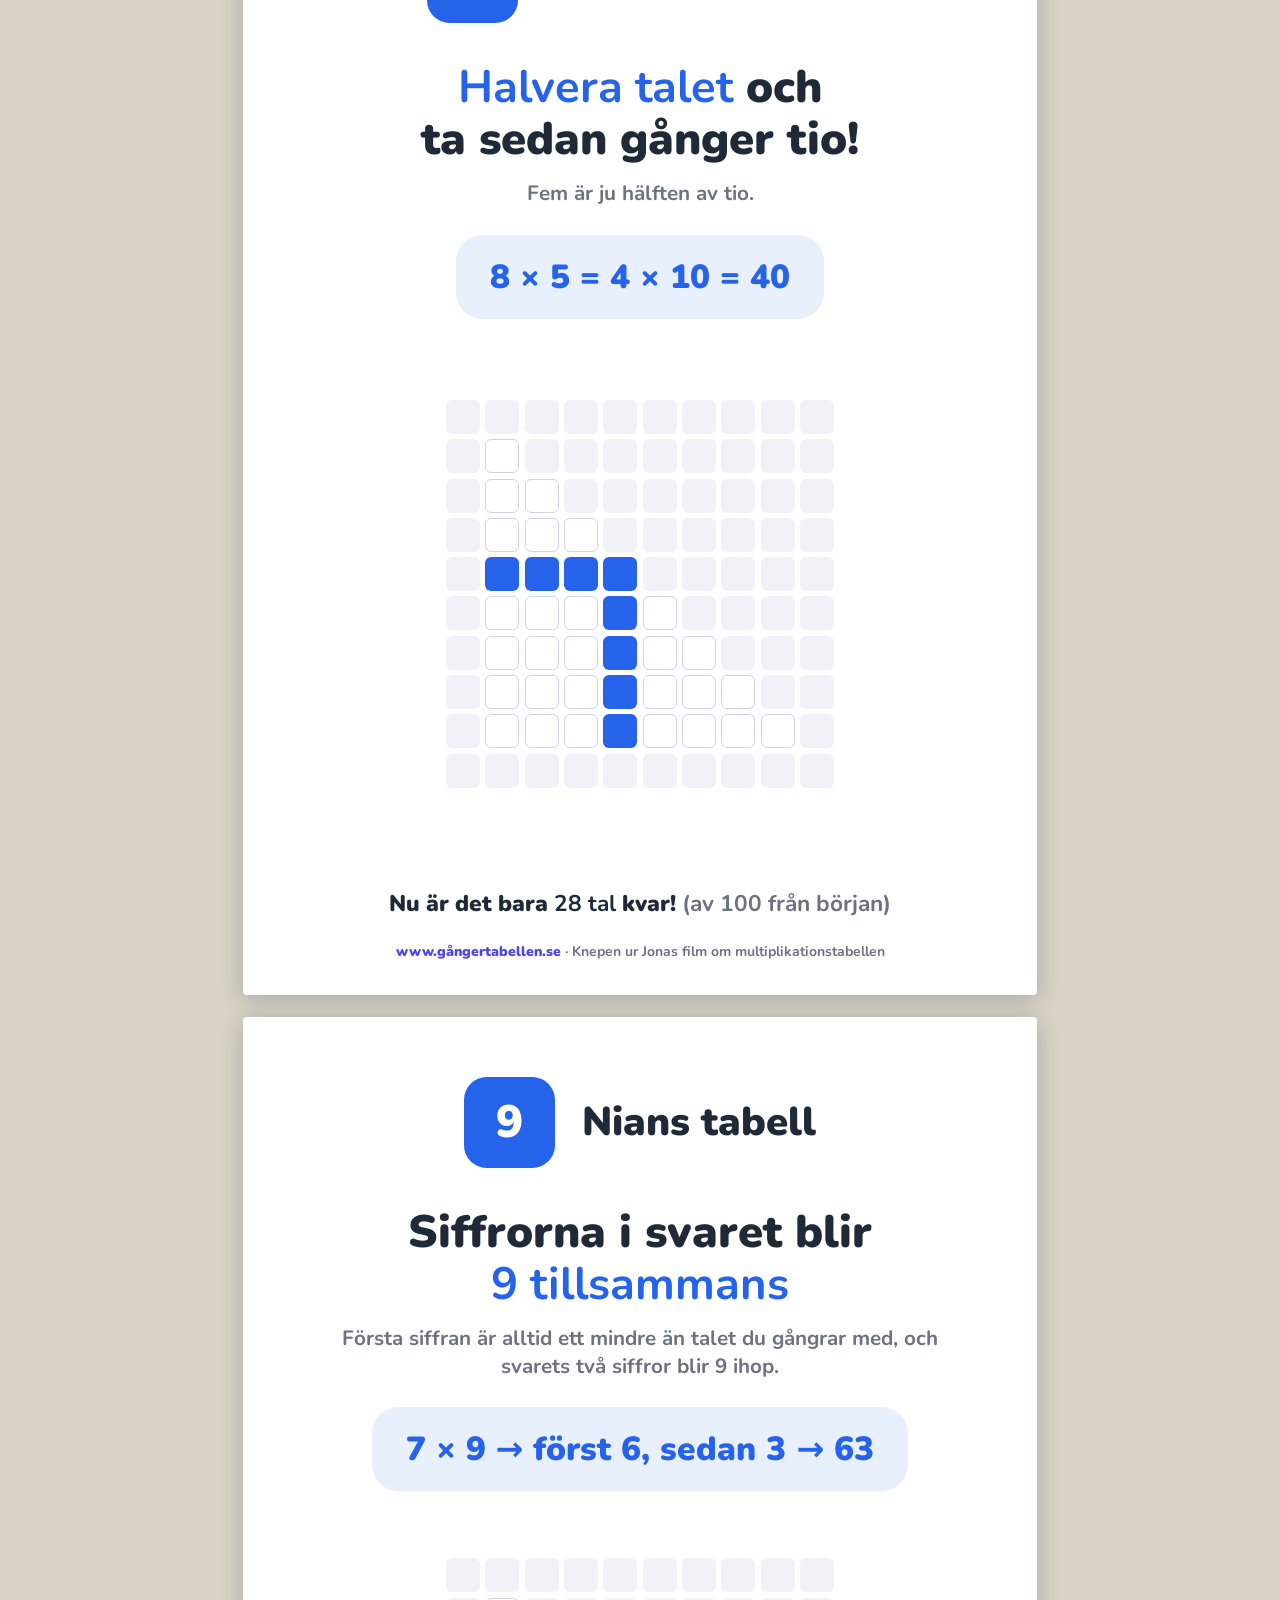
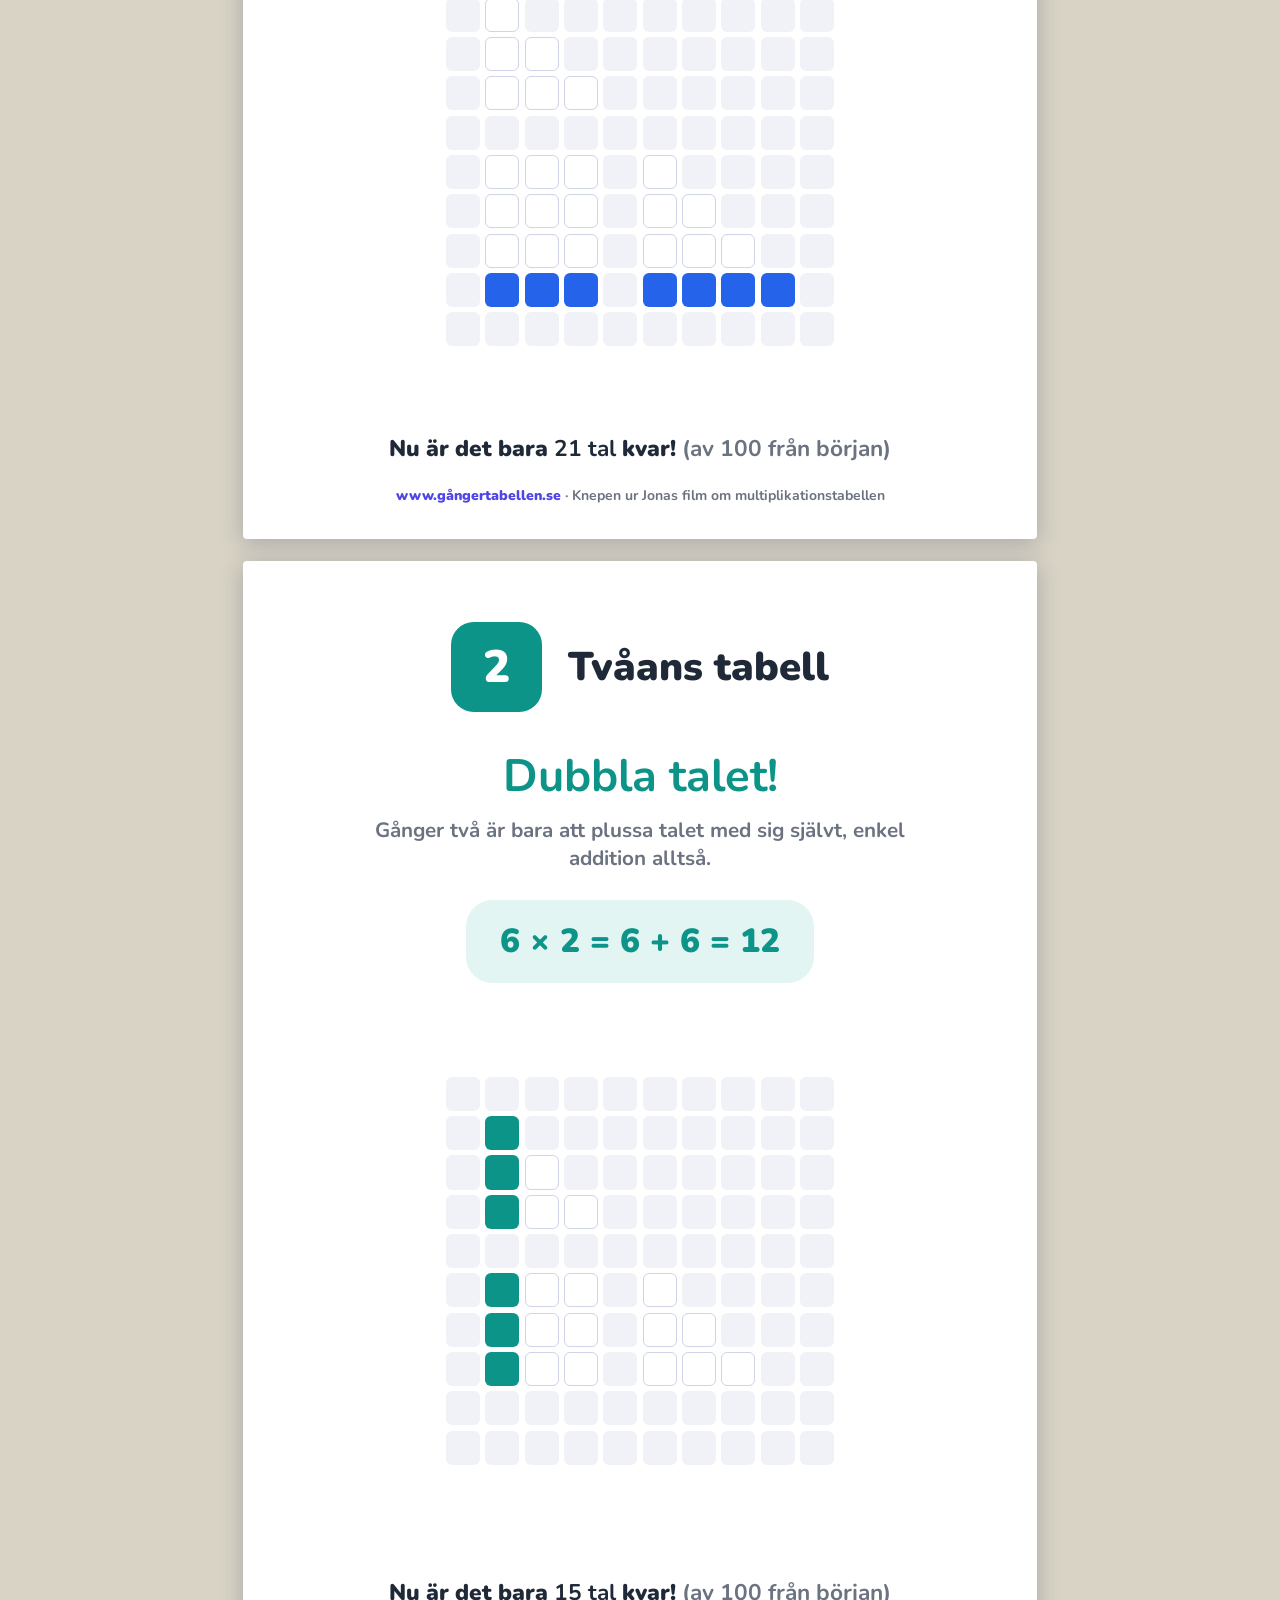
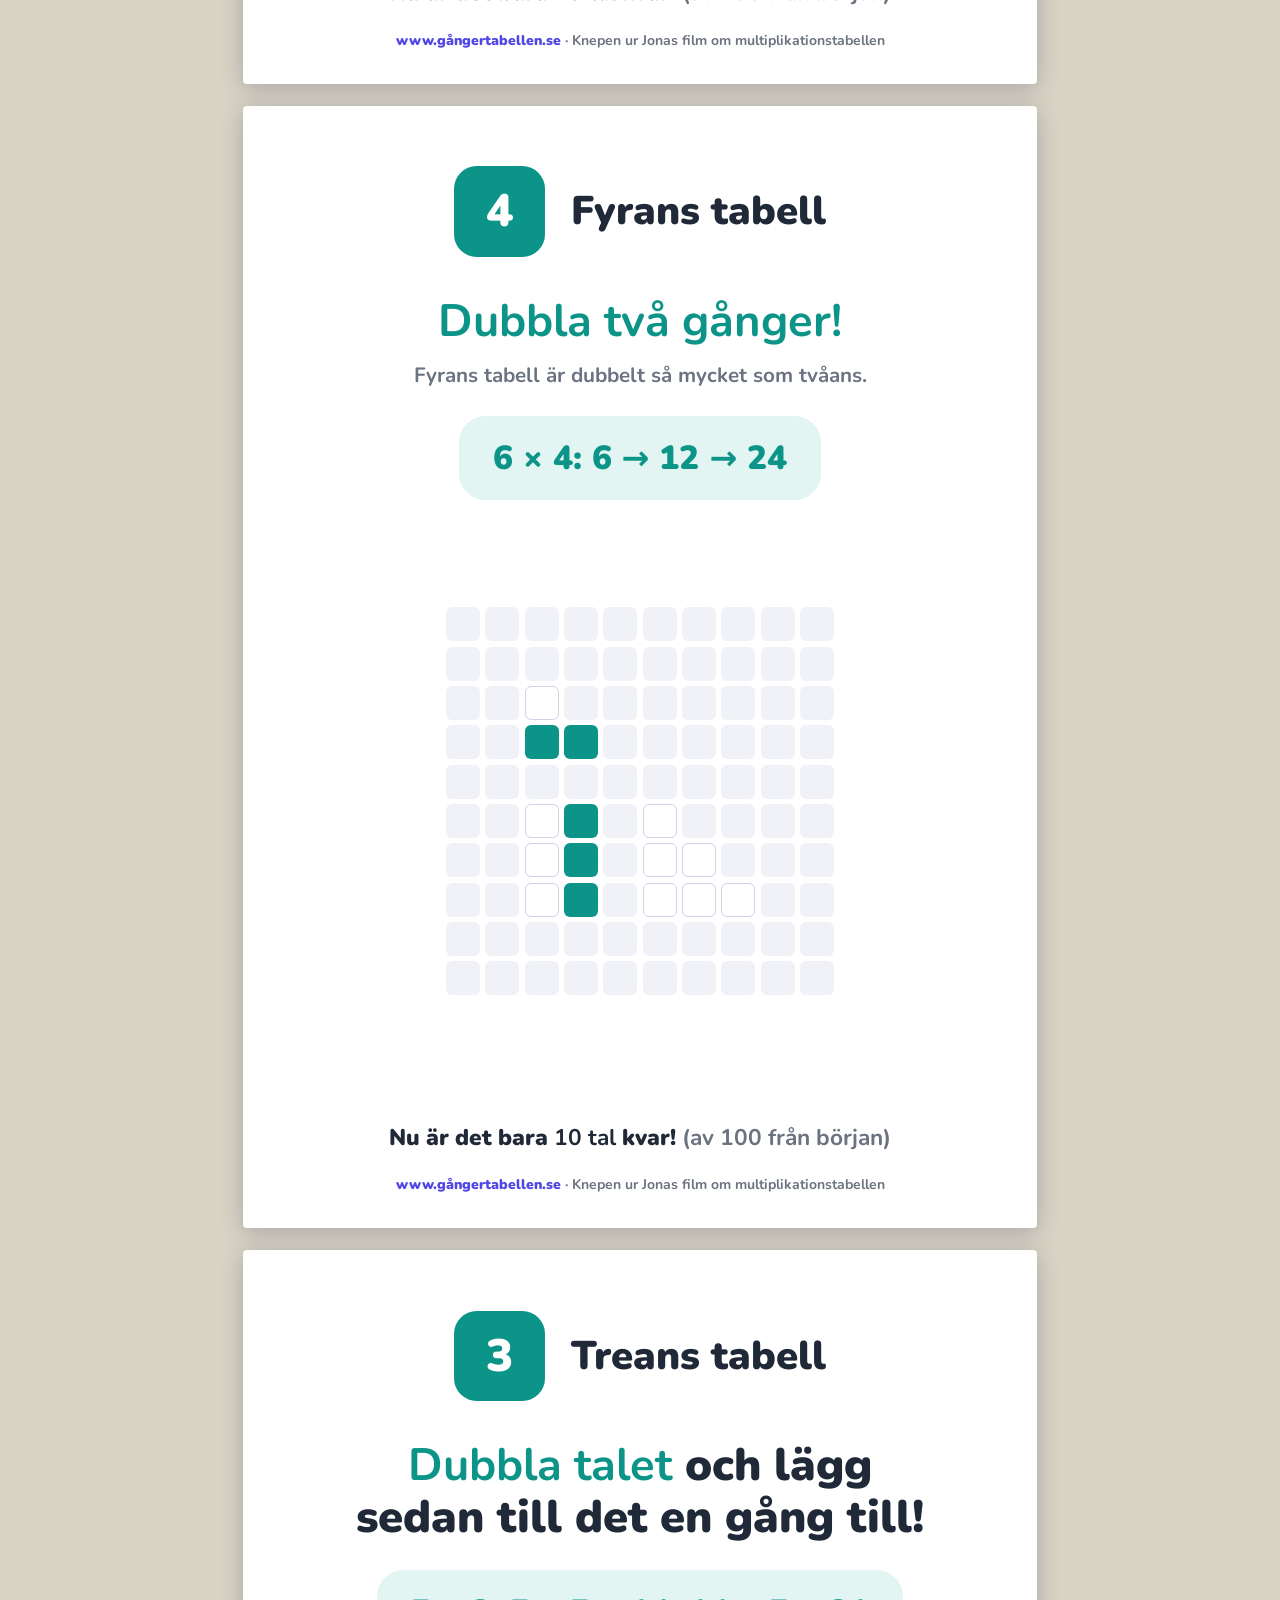
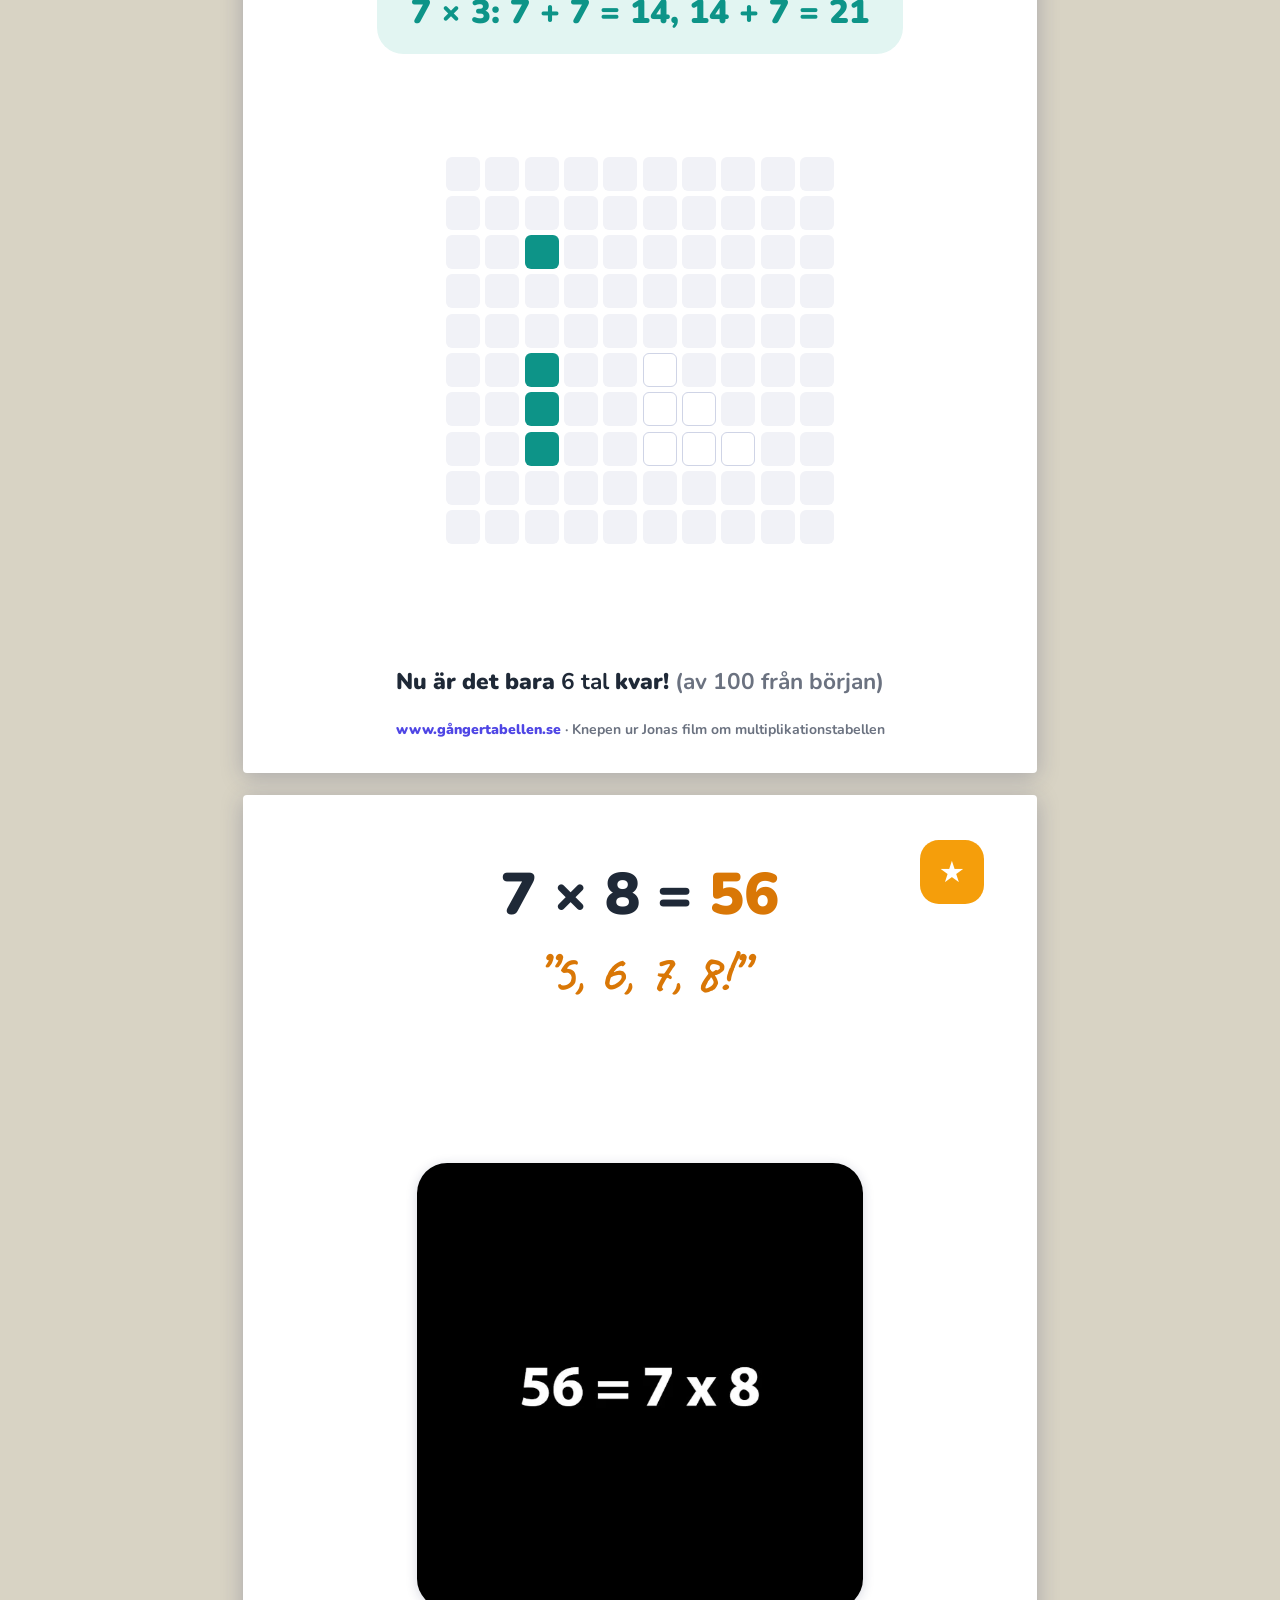
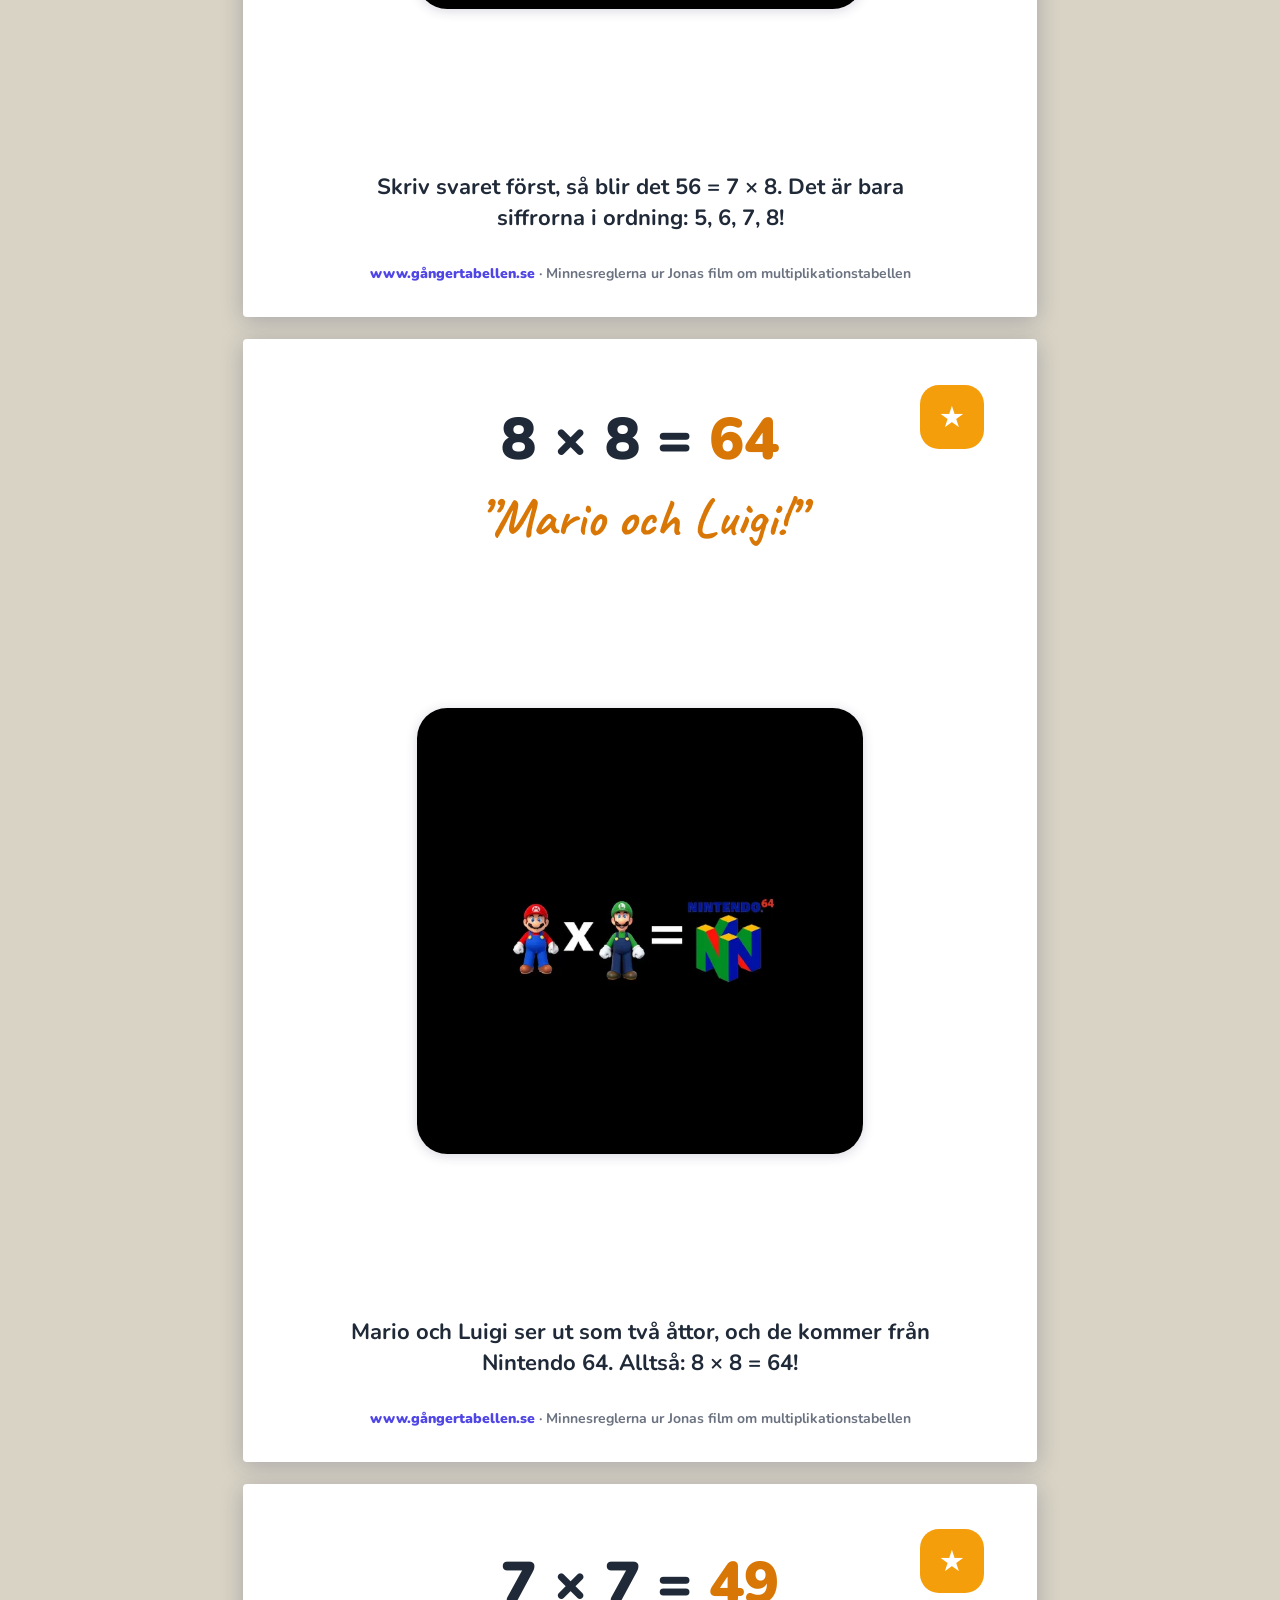
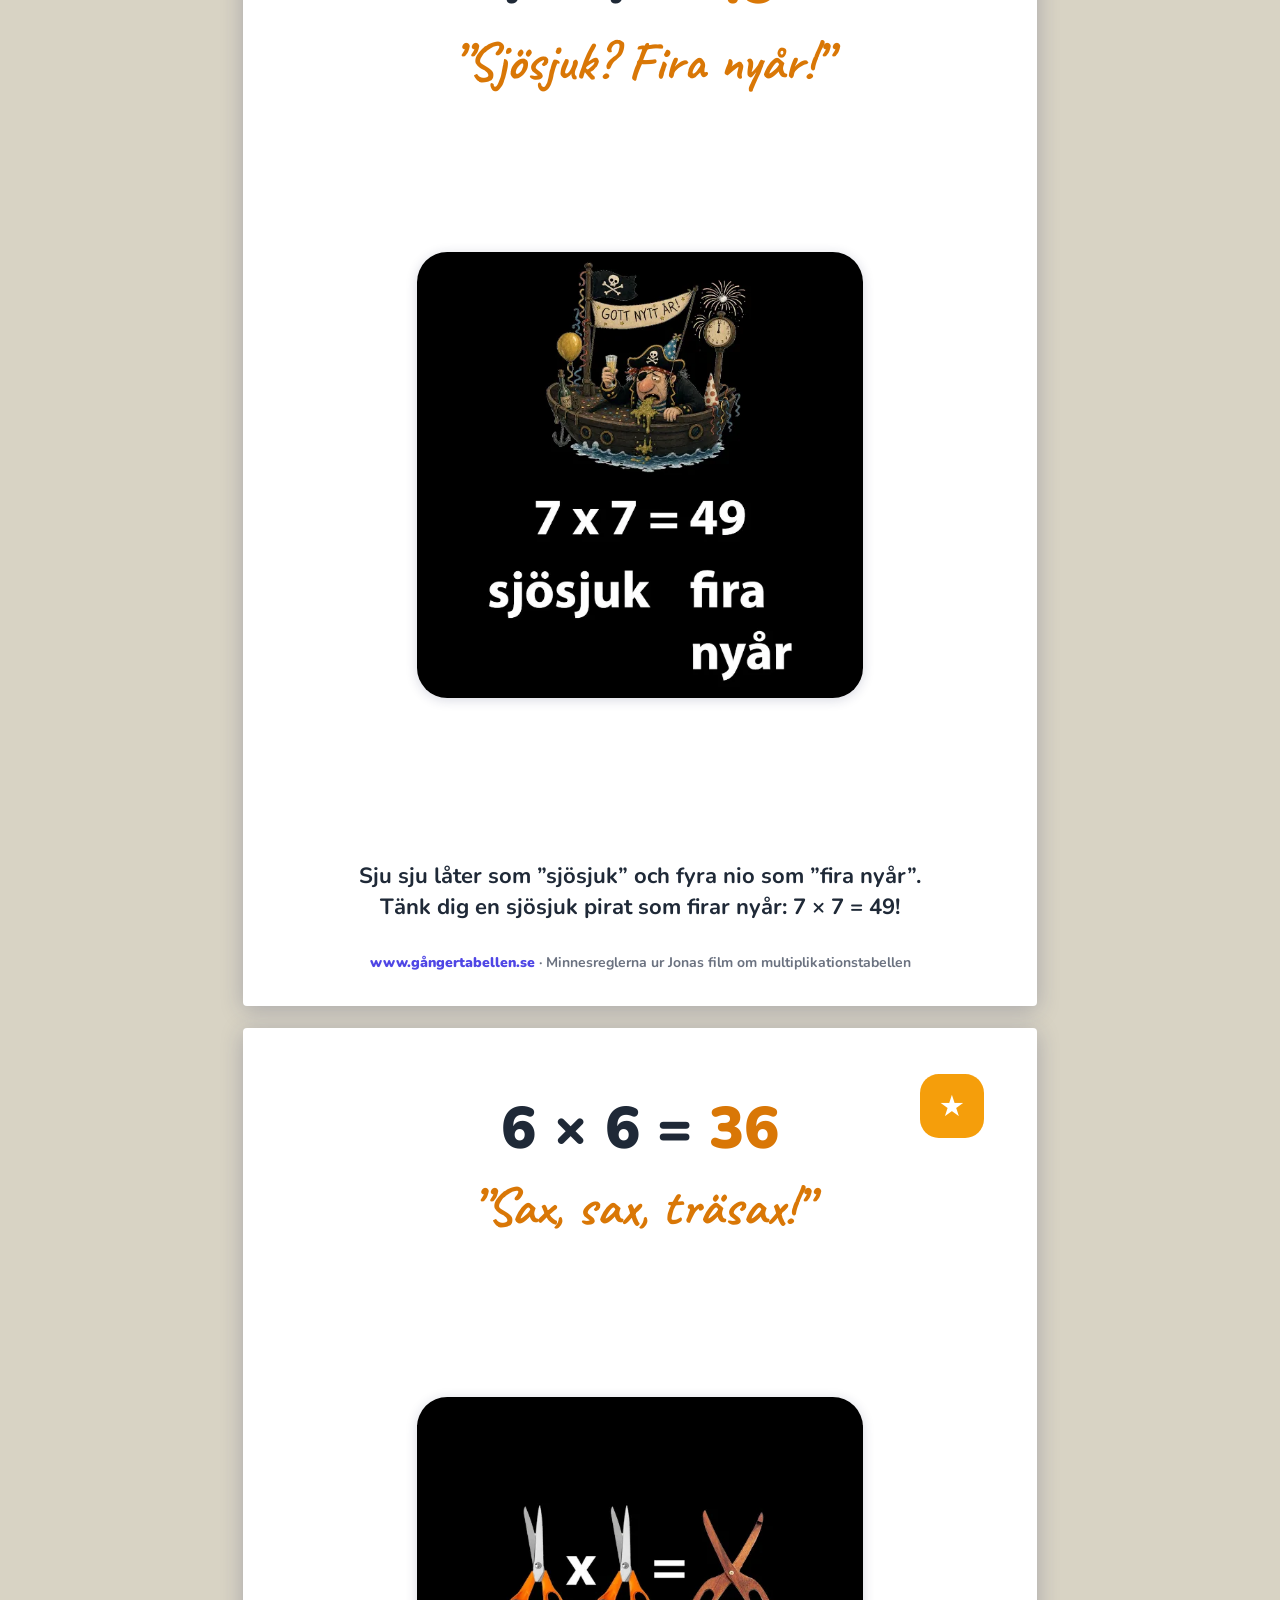
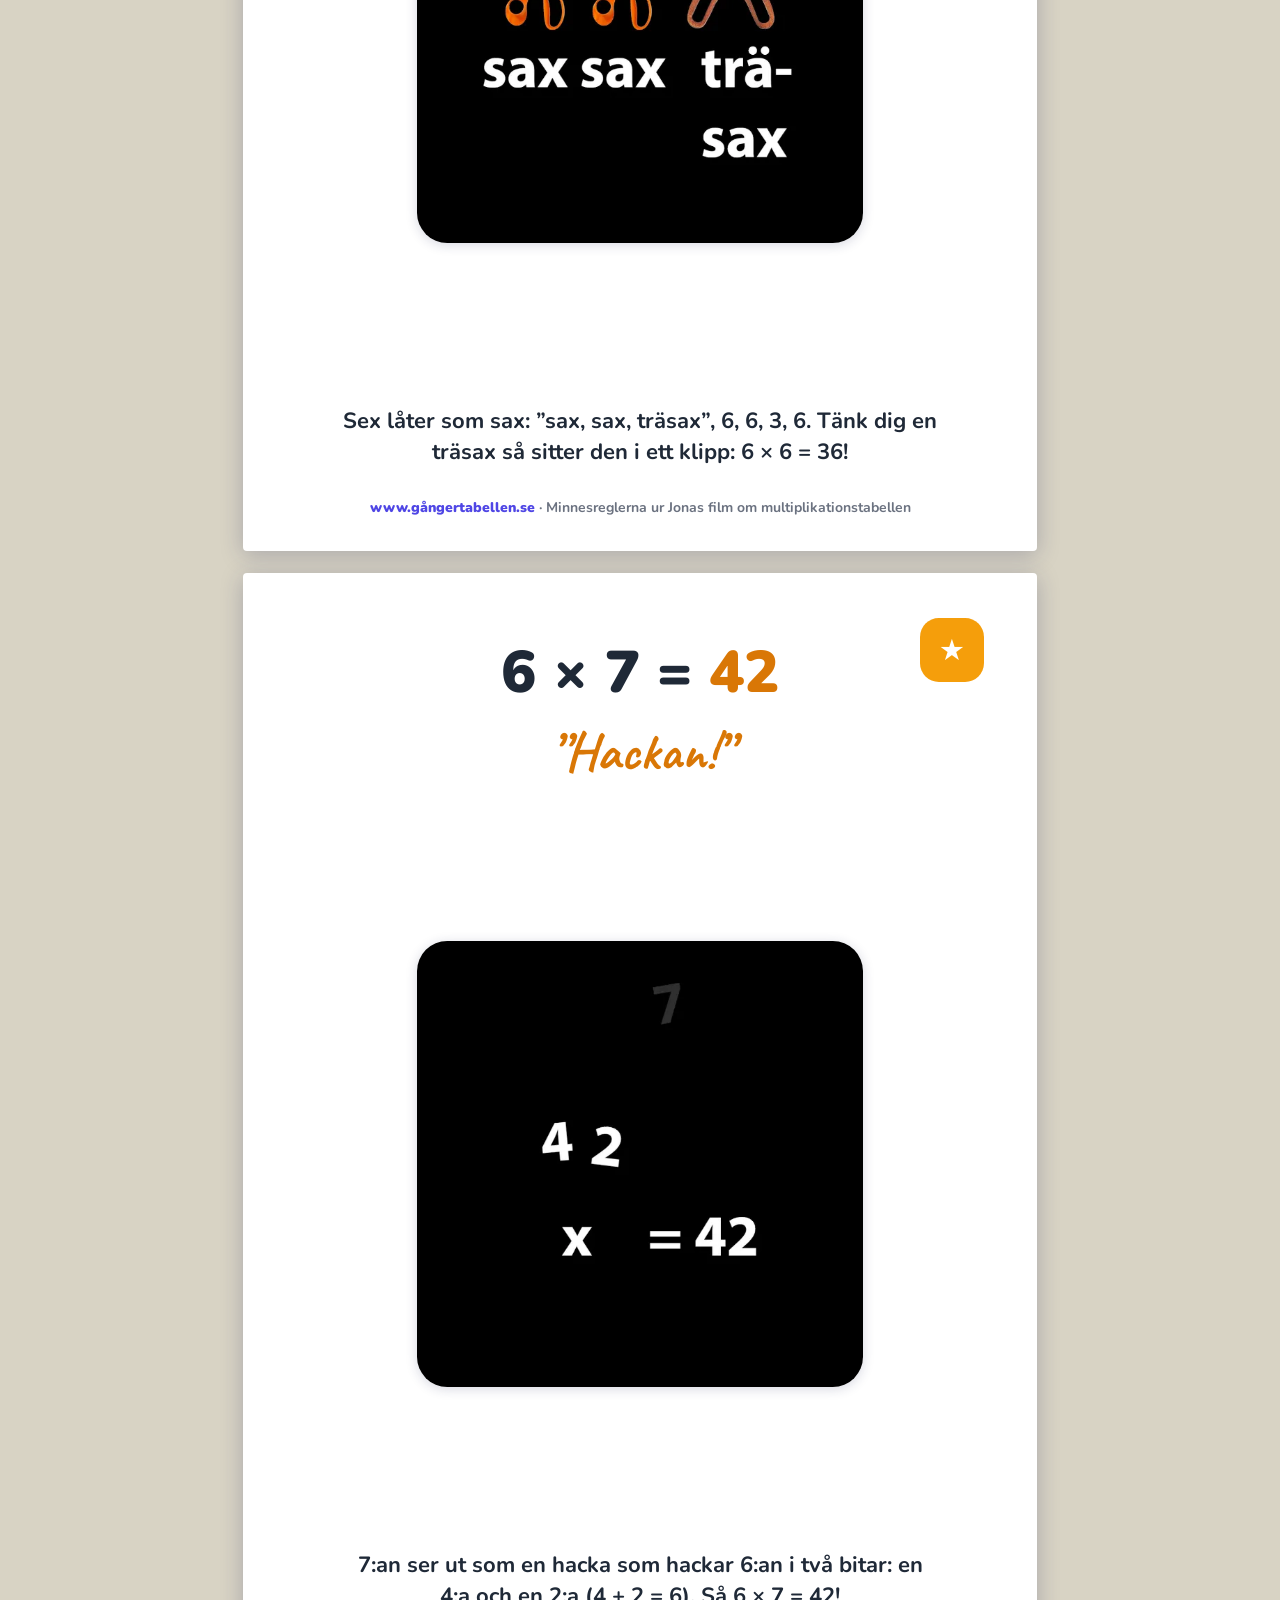
<file: affischer.html>
<!doctype html>
<html lang="sv">
<head>
  <meta charset="utf-8">
  <meta name="viewport" content="width=device-width, initial-scale=1">
  <title>Affischer – Gångertabellen</title>
  <meta name="description" content="Utskrivbara A4-affischer med alla knep ur Jonas film om multiplikationstabellen. Sätt upp dem på väggen i klassrummet eller hemma.">
  <link rel="icon" href="data:image/svg+xml,%3Csvg xmlns='http://www.w3.org/2000/svg' viewBox='0 0 100 100'%3E%3Crect width='100' height='100' rx='22' fill='%234f46e5'/%3E%3Crect x='18' y='18' width='28' height='28' rx='8' fill='white' opacity='.6'/%3E%3Crect x='54' y='18' width='28' height='28' rx='8' fill='white' opacity='.6'/%3E%3Crect x='18' y='54' width='28' height='28' rx='8' fill='white' opacity='.6'/%3E%3Crect x='54' y='54' width='28' height='28' rx='8' fill='%23fbbf24'/%3E%3C/svg%3E">
  <style>
    /* Typsnitten ligger lokalt så att sidan (och PDF-bygget) inte behöver
       nå Google Fonts: nunito.woff2 är variabelt och täcker alla vikter. */
    @font-face {
      font-family: "Nunito";
      font-weight: 400 900;
      font-display: swap;
      src: url(fonter/nunito.woff2) format("woff2");
    }
    @font-face {
      font-family: "Caveat";
      font-weight: 700;
      font-display: swap;
      src: url(fonter/caveat-700.woff2) format("woff2");
    }
    @page { size: A4; margin: 0; }
    :root {
      --primary: #4f46e5;
      --primary-tint: #eef0fe;
      --green: #16a34a;
      --green-tint: #e8f8ee;
      --blue: #2563eb;
      --blue-tint: #e8effd;
      --teal: #0d9488;
      --teal-tint: #e2f5f2;
      --amber: #d97706;
      --amber-grid: #f59e0b;
      --amber-tint: #fff7e0;
      --text: #1f2937;
      --muted: #6b7280;
      --line: #e6e8f2;
    }
    * { box-sizing: border-box; margin: 0; }
    html, body { -webkit-print-color-adjust: exact; print-color-adjust: exact; }
    body {
      font-family: "Nunito", system-ui, -apple-system, "Segoe UI", Roboto, sans-serif;
      color: var(--text);
      background: #d8d3c4;
    }

    /* ---------- verktygsraden (bara på skärm) ---------- */
    .toolbar {
      position: sticky; top: 0; z-index: 5;
      background: #faf1d4; border-bottom: 1px solid #e3d9b8;
      padding: 14px 18px; display: flex; flex-wrap: wrap; gap: 10px 18px; align-items: center;
    }
    .toolbar h1 { font-size: 18px; font-weight: 900; }
    .toolbar p { font-size: 14px; color: var(--muted); flex: 1 1 260px; }
    .toolbar .btn {
      font: inherit; font-weight: 800; font-size: 15px; cursor: pointer;
      background: var(--primary); color: #fff; border: 0; border-radius: 12px; padding: 10px 18px;
    }
    .toolbar a { color: var(--primary); font-weight: 700; }

    /* ---------- arken ---------- */
    .sheet {
      width: 210mm; height: 297mm; overflow: hidden;
      background: #fff; position: relative;
      padding: 16mm 16mm 20mm;
      display: flex; flex-direction: column; align-items: center; text-align: center;
    }
    @media screen {
      .sheet { margin: 22px auto; box-shadow: 0 4px 22px rgba(31, 41, 90, 0.25); border-radius: 4px; }
      @media (max-width: 840px) {
        .pages { zoom: 0.45; }
      }
    }
    @media print {
      body { background: #fff; }
      .toolbar { display: none; }
      .sheet { break-after: page; }
      .sheet:last-of-type { break-after: auto; }
    }

    .sheet footer {
      position: absolute; left: 0; right: 0; bottom: 9mm;
      font-size: 10.5pt; font-weight: 700; color: var(--muted);
    }
    .sheet footer strong { color: var(--primary); font-weight: 900; }

    .head { display: flex; align-items: center; gap: 7mm; margin-bottom: 4mm; }
    .badge {
      width: 24mm; height: 24mm; border-radius: 6mm; flex: none;
      display: flex; align-items: center; justify-content: center;
      color: #fff; font-size: 34pt; font-weight: 900;
    }
    .head h2 { font-size: 30pt; font-weight: 900; }
    .rule { font-size: 34pt; font-weight: 900; line-height: 1.15; margin-top: 6mm; }
    .sub { font-size: 15.5pt; font-weight: 700; color: var(--muted); line-height: 1.35; margin-top: 4mm; max-width: 160mm; }
    .ex {
      display: inline-block; margin-top: 7mm; padding: 5mm 9mm; border-radius: 7mm;
      font-size: 25pt; font-weight: 900; white-space: nowrap;
    }

    /* färgtema per strategi */
    .t-flip .badge, .dot.c-flip { background: var(--primary); }
    .t-flip .rule strong { color: var(--primary); }
    .t-flip .ex { background: var(--primary-tint); color: var(--primary); }
    .t-free .badge, .dot.c-free { background: var(--green); }
    .t-free .rule strong { color: var(--green); }
    .t-free .ex { background: var(--green-tint); color: var(--green); }
    .t-trick .badge, .dot.c-trick { background: var(--blue); }
    .t-trick .rule strong { color: var(--blue); }
    .t-trick .ex { background: var(--blue-tint); color: var(--blue); }
    .t-double .badge, .dot.c-double { background: var(--teal); }
    .t-double .rule strong { color: var(--teal); }
    .t-double .ex { background: var(--teal-tint); color: var(--teal); }
    .t-memo .badge, .dot.c-memo { background: var(--amber-grid); }
    .t-memo .ex { background: var(--amber-tint); color: var(--amber); }

    /* ---------- rutnätet (filmens krympande tabell) ---------- */
    .grid { display: grid; gap: 1.4mm; margin-top: auto; margin-bottom: auto; }
    .cell {
      border-radius: 1.6mm; border: 0.5mm solid transparent;
      display: flex; align-items: center; justify-content: center;
      font-weight: 900; color: #fff;
    }
    .cell.remain { background: #fff; border-color: #cfd4e6; }
    .cell.gone { background: #f1f2f7; }
    .cell.six { background: var(--amber-grid); }
    .cell.hdr { background: none; color: var(--muted); font-size: 11pt; font-weight: 800; }
    .grid-caption { font-size: 17pt; font-weight: 900; margin-top: 5mm; }
    .grid-caption span { color: var(--muted); font-weight: 700; }

    /* översiktsarket */
    .overview h2 { font-size: 34pt; font-weight: 900; line-height: 1.1; }
    .overview .sub { margin-top: 3mm; }
    .legend { list-style: none; padding: 0; margin-top: 6mm; text-align: left; }
    .legend li { display: flex; align-items: center; gap: 4mm; font-size: 14.5pt; font-weight: 800; margin-top: 2.6mm; }
    .dot { width: 6.5mm; height: 6.5mm; border-radius: 2mm; flex: none; }

    /* minnesregelarken */
    .memo-eq { font-size: 44pt; font-weight: 900; }
    .memo-eq span { color: var(--amber); }
    .ramsa { font-family: "Caveat", "Comic Sans MS", cursive; font-size: 40pt; color: var(--amber); line-height: 1; margin-top: 3mm; }
    .memo-img {
      width: 118mm; height: 118mm; border-radius: 8mm; margin-top: auto; margin-bottom: auto;
      box-shadow: 0 2px 12px rgba(31, 41, 90, 0.18);
    }
    .memo-text { font-size: 16.5pt; font-weight: 700; line-height: 1.4; max-width: 158mm; margin-bottom: 2mm; }
    .memo-star {
      position: absolute; top: 12mm; right: 14mm; width: 17mm; height: 17mm; border-radius: 5mm;
      background: var(--amber-grid); color: #fff; font-size: 22pt; font-weight: 900;
      display: flex; align-items: center; justify-content: center;
    }
  </style>
</head>
<body>

<div class="toolbar">
  <div>
    <h1>Affischer till väggen</h1>
    <p>Alla knep ur filmen som A4-blad.</p>
  </div>
  <p>Skriv ut hela paketet eller välj sidor i utskriftsrutan. Skriv gärna ut i färg, och slå på ”Bakgrundsgrafik” om färgerna inte kommer med. Du kan också <a href="affischer.pdf">ladda ner allt som PDF</a>. Vill du hellre ha allt på ett enda stort blad? <a href="affisch-stor.html">Här är stora affischen</a>. <a href="./">Tillbaka till gångertabellen.se</a></p>
  <button type="button" class="btn" onclick="print()">Skriv ut</button>
</div>

<div class="pages">

  <!-- ============ 1. Översikten ============ -->
  <section class="sheet overview">
    <h2>Hundra tal att lära sig utantill?<br>Nej då!</h2>
    <p class="sub">Tittar man närmre är det bara en handfull man faktiskt behöver lägga på minnet. Så här krymper högen:</p>
    <div class="grid" data-overview style="grid-template-columns: repeat(11, 11.5mm); grid-auto-rows: 11.5mm; font-size: 13pt;"></div>
    <ul class="legend">
      <li><span class="dot c-flip"></span>Vänd på talen, nästan hälften försvinner</li>
      <li><span class="dot c-free"></span>Ettan och tian är gratis</li>
      <li><span class="dot c-trick"></span>Femman och nian har superknep</li>
      <li><span class="dot c-double"></span>Tvåan, fyran och trean är bara dubblor</li>
      <li><span class="dot c-memo"></span>Kvar: bara 6 tal att memorera!</li>
    </ul>
    <footer><strong>www.gångertabellen.se</strong> · Knepen ur Jonas film om multiplikationstabellen</footer>
  </section>

  <!-- ============ 2–9. Strategierna ============ -->
  <section class="sheet t-flip">
    <div class="head"><span class="badge">×</span><h2>Vänd på det!</h2></div>
    <p class="rule">4 × 6 är samma sak<br>som <strong>6 × 4</strong></p>
    <p class="sub">Det spelar ingen roll i vilken ordning talen står. Kan du den ena kan du också den andra, där försvinner nästan hälften av tabellen direkt!</p>
    <span class="ex">4 × 6 = 6 × 4 = 24</span>
    <div class="grid" data-mini-step="0" style="grid-template-columns: repeat(10, 9mm); grid-auto-rows: 9mm;"></div>
    <p class="grid-caption" data-count="0"></p>
    <footer><strong>www.gångertabellen.se</strong> · Knepen ur Jonas film om multiplikationstabellen</footer>
  </section>

  <section class="sheet t-free">
    <div class="head"><span class="badge">1</span><h2>Ettans tabell</h2></div>
    <p class="rule"><strong>Ingenting händer!</strong></p>
    <p class="sub">Multiplicerar du med 1 är talet kvar precis som det var.</p>
    <span class="ex">1 × 7 = 7</span>
    <div class="grid" data-mini-step="1" style="grid-template-columns: repeat(10, 9mm); grid-auto-rows: 9mm;"></div>
    <p class="grid-caption" data-count="1"></p>
    <footer><strong>www.gångertabellen.se</strong> · Knepen ur Jonas film om multiplikationstabellen</footer>
  </section>

  <section class="sheet t-free">
    <div class="head"><span class="badge">10</span><h2>Tians tabell</h2></div>
    <p class="rule"><strong>Lägg till en nolla</strong><br>på slutet!</p>
    <span class="ex">7 × 10 = 70</span>
    <div class="grid" data-mini-step="2" style="grid-template-columns: repeat(10, 9mm); grid-auto-rows: 9mm;"></div>
    <p class="grid-caption" data-count="2"></p>
    <footer><strong>www.gångertabellen.se</strong> · Knepen ur Jonas film om multiplikationstabellen</footer>
  </section>

  <section class="sheet t-trick">
    <div class="head"><span class="badge">5</span><h2>Femmans tabell</h2></div>
    <p class="rule"><strong>Halvera talet</strong> och<br>ta sedan gånger tio!</p>
    <p class="sub">Fem är ju hälften av tio.</p>
    <span class="ex">8 × 5 = 4 × 10 = 40</span>
    <div class="grid" data-mini-step="3" style="grid-template-columns: repeat(10, 9mm); grid-auto-rows: 9mm;"></div>
    <p class="grid-caption" data-count="3"></p>
    <footer><strong>www.gångertabellen.se</strong> · Knepen ur Jonas film om multiplikationstabellen</footer>
  </section>

  <section class="sheet t-trick">
    <div class="head"><span class="badge">9</span><h2>Nians tabell</h2></div>
    <p class="rule">Siffrorna i svaret blir<br><strong>9 tillsammans</strong></p>
    <p class="sub">Första siffran är alltid ett mindre än talet du gångrar med, och svarets två siffror blir 9 ihop.</p>
    <span class="ex">7 × 9 → först 6, sedan 3 → 63</span>
    <div class="grid" data-mini-step="4" style="grid-template-columns: repeat(10, 9mm); grid-auto-rows: 9mm;"></div>
    <p class="grid-caption" data-count="4"></p>
    <footer><strong>www.gångertabellen.se</strong> · Knepen ur Jonas film om multiplikationstabellen</footer>
  </section>

  <section class="sheet t-double">
    <div class="head"><span class="badge">2</span><h2>Tvåans tabell</h2></div>
    <p class="rule"><strong>Dubbla talet!</strong></p>
    <p class="sub">Gånger två är bara att plussa talet med sig självt, enkel addition alltså.</p>
    <span class="ex">6 × 2 = 6 + 6 = 12</span>
    <div class="grid" data-mini-step="5" style="grid-template-columns: repeat(10, 9mm); grid-auto-rows: 9mm;"></div>
    <p class="grid-caption" data-count="5"></p>
    <footer><strong>www.gångertabellen.se</strong> · Knepen ur Jonas film om multiplikationstabellen</footer>
  </section>

  <section class="sheet t-double">
    <div class="head"><span class="badge">4</span><h2>Fyrans tabell</h2></div>
    <p class="rule"><strong>Dubbla två gånger!</strong></p>
    <p class="sub">Fyrans tabell är dubbelt så mycket som tvåans.</p>
    <span class="ex">6 × 4: 6 → 12 → 24</span>
    <div class="grid" data-mini-step="6" style="grid-template-columns: repeat(10, 9mm); grid-auto-rows: 9mm;"></div>
    <p class="grid-caption" data-count="6"></p>
    <footer><strong>www.gångertabellen.se</strong> · Knepen ur Jonas film om multiplikationstabellen</footer>
  </section>

  <section class="sheet t-double">
    <div class="head"><span class="badge">3</span><h2>Treans tabell</h2></div>
    <p class="rule"><strong>Dubbla talet</strong> och lägg<br>sedan till det en gång till!</p>
    <span class="ex">7 × 3: 7 + 7 = 14, 14 + 7 = 21</span>
    <div class="grid" data-mini-step="7" style="grid-template-columns: repeat(10, 9mm); grid-auto-rows: 9mm;"></div>
    <p class="grid-caption" data-count="7"></p>
    <footer><strong>www.gångertabellen.se</strong> · Knepen ur Jonas film om multiplikationstabellen</footer>
  </section>

  <!-- ============ 10–15. De sex att memorera ============ -->
  <section class="sheet t-memo">
    <span class="memo-star">★</span>
    <p class="memo-eq">7 × 8 = <span>56</span></p>
    <p class="ramsa">”5, 6, 7, 8!”</p>
    <img class="memo-img" src="bilder/7x8.webp" alt="56 = 7 x 8, siffrorna kommer i ordning">
    <p class="memo-text">Skriv svaret först, så blir det 56&nbsp;=&nbsp;7&nbsp;×&nbsp;8. Det är bara siffrorna i ordning: 5,&nbsp;6,&nbsp;7,&nbsp;8!</p>
    <footer><strong>www.gångertabellen.se</strong> · Minnesreglerna ur Jonas film om multiplikationstabellen</footer>
  </section>

  <section class="sheet t-memo">
    <span class="memo-star">★</span>
    <p class="memo-eq">8 × 8 = <span>64</span></p>
    <p class="ramsa">”Mario och Luigi!”</p>
    <img class="memo-img" src="bilder/8x8.webp" alt="8 x 8 = 64, Mario och Luigi">
    <p class="memo-text">Mario och Luigi ser ut som två åttor, och de kommer från Nintendo&nbsp;64. Alltså: 8&nbsp;×&nbsp;8&nbsp;=&nbsp;64!</p>
    <footer><strong>www.gångertabellen.se</strong> · Minnesreglerna ur Jonas film om multiplikationstabellen</footer>
  </section>

  <section class="sheet t-memo">
    <span class="memo-star">★</span>
    <p class="memo-eq">7 × 7 = <span>49</span></p>
    <p class="ramsa">”Sjösjuk? Fira nyår!”</p>
    <img class="memo-img" src="bilder/7x7.webp" alt="Sjösjuk pirat som firar nyår: 7 x 7 = 49">
    <p class="memo-text">Sju sju låter som ”sjösjuk” och fyra nio som ”fira nyår”. Tänk dig en sjösjuk pirat som firar nyår: 7&nbsp;×&nbsp;7&nbsp;=&nbsp;49!</p>
    <footer><strong>www.gångertabellen.se</strong> · Minnesreglerna ur Jonas film om multiplikationstabellen</footer>
  </section>

  <section class="sheet t-memo">
    <span class="memo-star">★</span>
    <p class="memo-eq">6 × 6 = <span>36</span></p>
    <p class="ramsa">”Sax, sax, träsax!”</p>
    <img class="memo-img" src="bilder/6x6.webp" alt="Sax gånger sax blir träsax: 6 x 6 = 36">
    <p class="memo-text">Sex låter som sax: ”sax, sax, träsax”, 6,&nbsp;6,&nbsp;3,&nbsp;6. Tänk dig en träsax så sitter den i ett klipp: 6&nbsp;×&nbsp;6&nbsp;=&nbsp;36!</p>
    <footer><strong>www.gångertabellen.se</strong> · Minnesreglerna ur Jonas film om multiplikationstabellen</footer>
  </section>

  <section class="sheet t-memo">
    <span class="memo-star">★</span>
    <p class="memo-eq">6 × 7 = <span>42</span></p>
    <p class="ramsa">”Hackan!”</p>
    <img class="memo-img" src="bilder/6x7.webp" alt="Sjuan hackar sexan i en fyra och en tvåa: 6 x 7 = 42">
    <p class="memo-text">7:an ser ut som en hacka som hackar 6:an i två bitar: en 4:a och en 2:a (4&nbsp;+&nbsp;2&nbsp;=&nbsp;6). Så 6&nbsp;×&nbsp;7&nbsp;=&nbsp;42!</p>
    <footer><strong>www.gångertabellen.se</strong> · Minnesreglerna ur Jonas film om multiplikationstabellen</footer>
  </section>

  <section class="sheet t-memo">
    <span class="memo-star">★</span>
    <p class="memo-eq">6 × 8 = <span>48</span></p>
    <p class="ramsa">”Sex råttor!”</p>
    <img class="memo-img" src="bilder/6x8.webp" alt="Sex råttor blir fyra råttor: 6 x 8 = 48">
    <p class="memo-text">Åtta rimmar på råtta: sex råttor! Två äter upp varandra och kvar är fyra råttor, 4 och 8 ger 48. Så 6&nbsp;×&nbsp;8&nbsp;=&nbsp;48!</p>
    <footer><strong>www.gångertabellen.se</strong> · Minnesreglerna ur Jonas film om multiplikationstabellen</footer>
  </section>

</div>

<script>
// Samma krympordning som i filmen och på sajten (eliminationStep i app.js):
// 0 = spegelhalvan, 1..7 = ettan, tian, femman, nian, tvåan, fyran, trean,
// -1 = en av de sex svåra som blir kvar.
function eliminationStep(r, c) {
  if (c > r) return 0;
  const order = [1, 10, 5, 9, 2, 4, 3];
  for (let i = 0; i < order.length; i++) {
    if (r === order[i] || c === order[i]) return i + 1;
  }
  return -1;
}

const STEP_COLOR = ["#4f46e5", "#16a34a", "#16a34a", "#2563eb", "#2563eb", "#0d9488", "#0d9488", "#0d9488"];

// Strategiarken: rutorna som just det här knepet stryker lyser i knepets
// färg, tidigare strukna är urblekta och resten står kvar.
document.querySelectorAll("[data-mini-step]").forEach((grid) => {
  const step = Number(grid.dataset.miniStep);
  let remain = 0;
  for (let r = 1; r <= 10; r++) {
    for (let c = 1; c <= 10; c++) {
      const cell = document.createElement("span");
      cell.className = "cell";
      const e = eliminationStep(r, c);
      if (e === step) {
        cell.style.background = STEP_COLOR[step];
      } else if (e !== -1 && e < step) {
        cell.classList.add("gone");
      } else {
        cell.classList.add("remain");
        remain++;
      }
      grid.appendChild(cell);
    }
  }
  const cap = document.querySelector(`[data-count="${step}"]`);
  if (cap) cap.innerHTML = `Nu är det bara <strong>${remain} tal</strong> kvar! <span>(av 100 från början)</span>`;
});

// Översiktsarket: hela kartan i slutfärgerna, med radhuvuden och svaren
// inskrivna i de sex rutor som blir kvar att memorera.
document.querySelectorAll("[data-overview]").forEach((grid) => {
  for (let r = 0; r <= 10; r++) {
    for (let c = 0; c <= 10; c++) {
      const cell = document.createElement("span");
      cell.className = "cell";
      if (r === 0 || c === 0) {
        cell.classList.add("hdr");
        if (r + c > 0) cell.textContent = r === 0 ? c : r;
        else cell.textContent = "×";
      } else {
        const e = eliminationStep(r, c);
        if (e === -1) {
          cell.classList.add("six");
          cell.textContent = r * c;
        } else {
          cell.style.background = STEP_COLOR[e];
          if (e === 0) cell.style.opacity = "0.35";
        }
      }
      grid.appendChild(cell);
    }
  }
});
</script>

</body>
</html>
</file>
<file: style.css>
/* ===== Grund ===== */
:root {
  --primary: #4f46e5;
  --primary-dark: #4338ca;
  --primary-tint: #eef0fe;
  --green: #16a34a;
  --green-dark: #15803d;
  --green-tint: #e8f8ee;
  --red: #dc2626;
  --red-tint: #fdecec;
  --amber: #d97706;
  --amber-strong: #b45309;
  --amber-tint: #fff7e0;
  --rose: #be185d;
  --rose-tint: #fdeaf3;
  --teal: #0d9488;
  --blue: #2563eb;
  --text: #1f2937;
  --muted: #6b7280;
  --bg: #faf1d4;
  --grid-line: rgba(202, 109, 16, 0.10);
  --card: #ffffff;
  --line: #e6e8f2;
  --radius: 18px;
  --shadow: 0 2px 10px rgba(31, 41, 90, 0.07);
}

* { box-sizing: border-box; }

[hidden] { display: none !important; }

html { -webkit-text-size-adjust: 100%; }

body {
  margin: 0;
  font-family: "Nunito", system-ui, -apple-system, "Segoe UI", Roboto, sans-serif;
  font-weight: 600;
  /* gulaktig botten med rutmönster, à la Kexchoklad */
  background:
    repeating-linear-gradient(0deg, var(--grid-line) 0 1px, transparent 1px 26px),
    repeating-linear-gradient(90deg, var(--grid-line) 0 1px, transparent 1px 26px),
    var(--bg);
  color: var(--text);
  line-height: 1.5;
  touch-action: manipulation;
  position: relative;
}

button {
  font-family: inherit;
  font-weight: 700;
  color: inherit;
  cursor: pointer;
  -webkit-tap-highlight-color: transparent;
}

h1, h2, h3 { line-height: 1.25; }
h2 { font-size: 1.18rem; margin: 0 0 6px; font-weight: 800; }
h3 { font-size: 1.05rem; margin: 0 0 6px; font-weight: 800; }

.muted { color: var(--muted); font-size: 0.95rem; margin-top: 0; }
.center { text-align: center; }

/* ===== Header ===== */
.app-header {
  background: linear-gradient(135deg, #4f46e5, #7c3aed);
  color: #fff;
  text-align: center;
  padding: 20px 16px 16px;
}
.app-header h1 {
  margin: 0;
  font-size: 1.4rem;
  font-weight: 900;
}
.home-btn {
  display: inline-flex;
  align-items: center;
  gap: 10px;
  padding: 2px 10px;
  background: none;
  border: none;
  color: inherit;
  font: inherit;
  border-radius: 12px;
  cursor: pointer;
}
.home-btn:active { transform: scale(0.98); }
.home-btn:focus-visible { outline: 2px solid rgba(255, 255, 255, 0.7); outline-offset: 2px; }
.logo {
  display: inline-flex;
  width: 27px;
  height: 27px;
  flex-shrink: 0;
}
.logo svg { display: block; width: 100%; height: 100%; }
.tagline { margin: 4px 0 0; opacity: 0.92; font-size: 0.95rem; }

/* ===== Flikar / navigering ===== */
.tabs {
  display: flex;
  width: calc(100% - 28px);
  max-width: 640px;
  margin: 12px auto 0;
  background: var(--card);
  border: 1px solid var(--line);
  border-radius: 999px;
  overflow: hidden;
  box-shadow: var(--shadow);
}
.tab-btn {
  flex: 1;
  display: flex;
  flex-direction: row;
  align-items: center;
  justify-content: center;
  gap: 7px;
  padding: 11px 4px;
  border: none;
  background: none;
  font-size: 0.82rem;
  color: var(--muted);
}
.tab-btn::before {
  content: "";
  display: block;
  width: 9px;
  height: 9px;
  border-radius: 99px;
  background: var(--tab-color, var(--muted));
  opacity: 0.45;
}
.tab-btn[data-tab="trana"]  { --tab-color: var(--primary); --tab-tint: var(--primary-tint); }
.tab-btn[data-tab="tabell"] { --tab-color: var(--green-dark); --tab-tint: var(--green-tint); }
.tab-btn[data-tab="tips"]   { --tab-color: var(--amber-strong); --tab-tint: var(--amber-tint); }
.tab-btn[data-tab="stats"]  { --tab-color: var(--rose); --tab-tint: var(--rose-tint); }
.tab-btn.active {
  color: var(--tab-color);
  font-weight: 900;
  background: var(--tab-tint);
}
.tab-btn.active::before { opacity: 1; }

/* ===== Layout ===== */
main {
  max-width: 640px;
  margin: 0 auto;
  padding: 16px 14px 40px;
}
.view { display: none; }
.view.active { display: block; }

.card {
  background: var(--card);
  border-radius: var(--radius);
  box-shadow: var(--shadow);
  padding: 18px 16px;
  margin-bottom: 14px;
}

/* ===== Knappar ===== */
.btn {
  display: inline-block;
  border: none;
  border-radius: 999px;
  background: var(--primary);
  color: #fff;
  font-size: 1rem;
  font-weight: 800;
  padding: 12px 22px;
  box-shadow: 0 3px 8px rgba(31, 41, 90, 0.18);
  transition: transform 0.08s ease;
}
.btn:active { transform: scale(0.97); }
.btn.big { width: 100%; font-size: 1.15rem; padding: 15px 22px; margin-top: 14px; }
.btn.small { font-size: 0.9rem; padding: 9px 16px; }
.btn.secondary {
  background: var(--primary-tint);
  color: var(--primary);
  box-shadow: none;
}
.btn.memo { background: var(--amber-strong); }
.btn.gaps { background: var(--rose); }
.btn.ghost {
  background: none;
  color: var(--muted);
  box-shadow: none;
  border: 2px solid var(--line);
}
.btn.danger-ghost {
  background: none;
  color: var(--red);
  box-shadow: none;
  border: 2px solid #f5c6c6;
  font-size: 0.88rem;
  padding: 9px 16px;
}
.linkish {
  background: none;
  border: none;
  color: var(--primary);
  font-size: 0.88rem;
  padding: 6px 0;
  text-decoration: underline;
}

.quick-row { display: flex; gap: 10px; flex-wrap: wrap; }
.quick-row .btn { flex: 1 1 45%; }

/* ===== Setup ===== */
.table-chips {
  display: grid;
  grid-template-columns: repeat(5, 1fr);
  gap: 8px;
  margin: 10px 0 4px;
}
.chip {
  border: 2px solid var(--line);
  background: var(--card);
  border-radius: 14px;
  font-size: 1.15rem;
  font-weight: 800;
  padding: 10px 0;
  color: var(--muted);
}
.chip.on {
  border-color: var(--primary);
  background: var(--primary-tint);
  color: var(--primary);
}
.setup-sub { margin-top: 18px; }
.segmented { display: flex; gap: 8px; }
.segmented button {
  flex: 1;
  border: 2px solid var(--line);
  background: var(--card);
  border-radius: 12px;
  font-size: 1rem;
  padding: 9px 0;
  color: var(--muted);
}
.segmented button.on {
  border-color: var(--primary);
  background: var(--primary-tint);
  color: var(--primary);
  font-weight: 900;
}
.check-row {
  display: flex;
  align-items: center;
  gap: 10px;
  margin: 14px 0 4px;
  font-size: 0.95rem;
  cursor: pointer;
}
.check-row input { width: 20px; height: 20px; accent-color: var(--primary); flex-shrink: 0; }

/* ===== Quiz ===== */
.q-top {
  display: flex;
  align-items: center;
  gap: 10px;
  font-size: 0.9rem;
  color: var(--muted);
  margin-bottom: 6px;
}
.q-top .quit {
  margin-left: auto;
  background: none;
  border: none;
  color: var(--muted);
  font-size: 0.88rem;
  padding: 4px 6px;
  text-decoration: underline;
}
.q-timer {
  color: var(--muted);
  font-weight: 800;
  font-variant-numeric: tabular-nums;
}

.streak {
  background: var(--amber-tint);
  border-radius: 999px;
  padding: 2px 10px;
  font-weight: 800;
  color: var(--amber-strong);
}
.progress-bar {
  height: 7px;
  background: #e4e6f1;
  border-radius: 999px;
  overflow: hidden;
}
.progress-fill {
  height: 100%;
  width: 0%;
  background: var(--primary);
  border-radius: 999px;
  transition: width 0.3s ease;
}
.progress-fill.green { background: var(--green); }
.round-label {
  text-align: center;
  color: var(--muted);
  font-size: 0.88rem;
  margin: 10px 0 4px;
}
.q-card { text-align: center; padding-top: 24px; }
.q-display {
  font-size: clamp(2.8rem, 14vw, 4.2rem);
  font-weight: 900;
  letter-spacing: 2px;
}
.answer-row {
  display: flex;
  justify-content: center;
  align-items: center;
  gap: 12px;
  margin: 10px 0 16px;
}
.eq { font-size: 2.2rem; font-weight: 900; color: var(--muted); }
#q-input {
  width: 130px;
  font-family: inherit;
  font-size: 2rem;
  font-weight: 800;
  text-align: center;
  padding: 8px 6px;
  border: 3px solid #c7cbe8;
  border-radius: 16px;
  color: var(--text);
  background: #fafbff;
}
#q-input:focus { outline: none; border-color: var(--primary); }
.q-buttons { display: flex; justify-content: center; gap: 10px; flex-wrap: wrap; }
.feedback { min-height: 120px; margin-top: 16px; }
.fb { font-size: 1.2rem; font-weight: 800; }
.fb.ok { color: var(--green-dark); }
.fb.bad { color: var(--red); }
.fb.hint { color: var(--amber-strong); }

/* Prickmodellen: talet som rutnät av prickar, färgdelat vid femman */
.dots-wrap { margin: 12px auto 4px; text-align: center; }
.dots-grid { display: inline-grid; gap: 3px; }
.dot-cell {
  width: 13px;
  height: 13px;
  border-radius: 50%;
  background: var(--primary);
}
.dot-cell.over5 { background: #f59e0b; }
.dots-text { font-size: 0.92rem; margin: 8px 0 10px; }
.tip-box {
  background: var(--amber-tint);
  border-left: 4px solid #f59e0b;
  border-radius: 12px;
  padding: 12px 14px;
  margin: 12px 0;
  text-align: left;
  font-size: 0.95rem;
  line-height: 1.45;
}
.tip-box strong {
  display: inline-block;
  margin-bottom: 2px;
  color: var(--amber-strong);
}

/* ===== Resultat ===== */
.ring {
  width: 116px;
  height: 116px;
  border-radius: 50%;
  background: conic-gradient(var(--ring-color, var(--green)) calc(var(--pct, 0) * 1%), #e4e6f1 0);
  display: grid;
  place-items: center;
  margin: 4px auto 10px;
  animation: pop 0.45s ease;
}
.ring-inner {
  width: 88px;
  height: 88px;
  border-radius: 50%;
  background: var(--card);
  display: grid;
  place-items: center;
  align-content: center;
  gap: 0;
}
.ring-big { font-size: 1.45rem; font-weight: 900; line-height: 1.1; }
.ring-small { font-size: 0.78rem; color: var(--muted); }
@keyframes pop {
  0% { transform: scale(0.2); }
  70% { transform: scale(1.1); }
  100% { transform: scale(1); }
}
.result-stats {
  display: flex;
  justify-content: center;
  gap: 8px;
  flex-wrap: wrap;
  margin-top: 10px;
}
.time-note {
  color: var(--muted);
  font-size: 0.92rem;
  margin: 10px 0 2px;
}
.time-note strong { color: var(--primary-dark); }

.pill {
  background: var(--primary-tint);
  color: var(--primary-dark);
  border-radius: 999px;
  padding: 4px 12px;
  font-size: 0.88rem;
  font-weight: 800;
}
.work-row { padding: 10px 0; border-bottom: 1px solid var(--line); }
.work-row:last-child { border-bottom: none; }
.work-fact { font-weight: 900; font-size: 1.05rem; }
.work-tip { font-size: 0.9rem; color: var(--muted); margin-top: 2px; }
.result-buttons { display: flex; flex-direction: column; gap: 10px; margin-top: 4px; }

.chip-tag {
  display: inline-block;
  border-radius: 999px;
  font-size: 0.72rem;
  font-weight: 800;
  padding: 2px 9px;
  margin-left: 6px;
  vertical-align: 2px;
}
.chip-bad { background: var(--red-tint); color: var(--red); }
.chip-slow { background: var(--amber-tint); color: var(--amber-strong); }
.chip-hint { background: var(--primary-tint); color: var(--primary-dark); }

/* ===== Rutnätet ===== */
.grid-wrap { overflow-x: auto; margin: 12px -2px 0; padding: 2px; }
.mul-grid {
  display: grid;
  grid-template-columns: repeat(11, 1fr);
  gap: 3px;
  min-width: 330px;
}
.cell {
  aspect-ratio: 1;
  display: flex;
  align-items: center;
  justify-content: center;
  border: 1px solid var(--line);
  border-radius: 8px;
  background: var(--card);
  font-size: clamp(0.55rem, 2.3vw, 0.8rem);
  font-weight: 700;
  color: #555;
  padding: 0;
  user-select: none;
}
.cell.head {
  background: var(--primary-tint);
  border-color: var(--primary-tint);
  color: var(--primary);
  font-weight: 900;
  font-size: clamp(0.7rem, 2.6vw, 0.95rem);
}
.cell.corner { pointer-events: none; }
.cell.mirror {
  background: #f4f5fa;
  border-color: #eef0f6;
  color: #c6c9d6;
  pointer-events: none;
}
.cell.known {
  background: var(--green-tint);
  border-color: #cdeada;
  color: #8fbda4;
  text-decoration: line-through;
  text-decoration-thickness: 1.5px;
}

/* ---- Valfritt "fancy" utseende på Tabellen: 3D-svävande rutor + regnbågsfärger.
   Avstängt som standard. Slå på genom att sätta FANCY_TABLE = true i app.js
   (det lägger klassen .tbl-fancy på <body>). Sparat ifall vi vill återgå hit. ---- */
body.tbl-fancy #view-tabell .grid-wrap { padding: 10px 6px 18px; }
body.tbl-fancy #mul-grid .cell:not(.head):not(.mirror) {
  transition: transform 0.28s cubic-bezier(0.2, 0.8, 0.3, 1),
    box-shadow 0.28s ease, background-color 0.28s ease, color 0.28s ease;
}
body.tbl-fancy #mul-grid .cell:not(.head):not(.mirror):not(.known) {
  background-color: var(--c, #ffffff);
  background-image: linear-gradient(180deg, rgba(255, 255, 255, 0.45), rgba(255, 255, 255, 0));
  border-color: rgba(0, 0, 0, 0.06);
  color: #2b2f3f;
  transform: translateY(-2px);
  box-shadow: 0 4px 8px rgba(31, 41, 90, 0.2);
}
body.tbl-fancy #mul-grid .cell.known {
  background: #e6e8f1;
  border-color: #dfe2ee;
  color: #aab0c2;
  text-decoration: none;
  transform: translateY(2px) scale(0.9);
  box-shadow: inset 0 1px 3px rgba(31, 41, 90, 0.16);
}
@media (hover: hover) {
  body.tbl-fancy #mul-grid .cell:not(.head):not(.mirror):not(.known):hover {
    transform: translateY(-6px);
    box-shadow: 0 8px 13px rgba(31, 41, 90, 0.24);
  }
}
.cell.heat-none { background: #f3f4f8; color: #b6b9c9; }
.cell.heat-good { background: #c9f1d8; border-color: #b1e8c6; color: #14532d; }
.cell.heat-mid { background: #fdeab9; border-color: #f6dd9b; color: #713f12; }
.cell.heat-bad { background: #fbd2d2; border-color: #f5baba; color: #7f1d1d; }
.grid-progress { margin-top: 14px; }
.grid-progress p { margin: 8px 0 0; font-size: 0.92rem; }
.legend {
  display: flex;
  flex-wrap: wrap;
  gap: 6px 14px;
  font-size: 0.85rem;
  color: var(--muted);
  margin-top: 10px;
  align-items: center;
}
.legend span { display: inline-flex; align-items: center; gap: 5px; }
.dot {
  display: inline-block;
  width: 10px;
  height: 10px;
  border-radius: 99px;
  flex-shrink: 0;
}
.dot.l-good { background: #4ade80; }
.dot.l-mid { background: #fbbf24; }
.dot.l-bad { background: #f87171; }
.dot.l-none { background: #d3d6e3; }
.note-card { font-size: 0.95rem; border-left: 4px solid var(--green); }

/* ===== Knepen ===== */
.hero-card { background: linear-gradient(135deg, #eef0fe, #f6efff); }
.shrink-steps {
  margin: 10px 0 0;
  padding-left: 8px;
  font-size: 0.95rem;
  list-style: none;
}
.shrink-steps li {
  margin-bottom: 7px;
  display: flex;
  align-items: baseline;
  gap: 9px;
}
.shrink-steps .dot { width: 11px; height: 11px; align-self: center; }
.d-flip { background: var(--primary); }
.d-free { background: var(--green); }
.d-trick { background: var(--blue); }
.d-double { background: var(--teal); }
.d-memo { background: #f59e0b; }

.badge {
  display: inline-grid;
  place-items: center;
  min-width: 30px;
  height: 30px;
  padding: 0 5px;
  border-radius: 9px;
  color: #fff;
  font-size: 0.95rem;
  font-weight: 900;
  margin-right: 7px;
  vertical-align: -7px;
  line-height: 1;
}
.b-flip { background: var(--primary); }
.b-free { background: var(--green); }
.b-trick { background: var(--blue); }
.b-double { background: var(--teal); }
.b-memo { background: var(--amber); }

.tip-card .ex {
  display: inline-block;
  background: var(--primary-tint);
  color: var(--primary-dark);
  border-radius: 10px;
  padding: 4px 10px;
  font-weight: 800;
  font-size: 0.95rem;
}
.tip-card p { margin: 6px 0 10px; }
.film-btn { margin-left: 8px; margin-top: 6px; text-decoration: none; }

/* Inbäddad film med klicka-för-att-ladda-fasad */
.video-wrap {
  position: relative;
  aspect-ratio: 16 / 9;
  background: #14162b;
  border-radius: 14px;
  overflow: hidden;
  margin-top: 4px;
}
.video-wrap iframe {
  position: absolute;
  inset: 0;
  width: 100%;
  height: 100%;
  border: 0;
}
.film-facade {
  position: absolute;
  inset: 0;
  width: 100%;
  display: flex;
  flex-direction: column;
  align-items: center;
  justify-content: center;
  gap: 12px;
  background: linear-gradient(160deg, #1d2040, #14162b);
  border: none;
  color: #fff;
  font-size: 1.05rem;
  font-weight: 800;
}
.play-circle {
  width: 64px;
  height: 64px;
  border-radius: 50%;
  background: var(--primary);
  display: grid;
  place-items: center;
  box-shadow: 0 6px 16px rgba(0, 0, 0, 0.35);
  transition: transform 0.15s ease;
}
.play-circle::before {
  content: "";
  width: 0;
  height: 0;
  border-left: 20px solid #fff;
  border-top: 12px solid transparent;
  border-bottom: 12px solid transparent;
  margin-left: 5px;
}
.film-facade:hover .play-circle { transform: scale(1.08); }
.star-card { border: 2px solid #fcd34d; }
.mnemo {
  background: var(--amber-tint);
  border-radius: 14px;
  padding: 12px 14px;
  margin: 10px 0;
}
.mnemo-fact { font-weight: 900; font-size: 1.1rem; margin-bottom: 2px; }
.mnemo-sep { font-weight: 400; opacity: 0.4; }
.mnemo-img {
  display: block;
  width: min(100%, 280px);
  height: auto;
  margin: 10px auto;
  border-radius: 12px;
  border: 3px solid #fff;
}
.mnemo p { margin: 0; font-size: 0.93rem; }
.star-card .btn { width: 100%; margin-top: 8px; }

/* Animerade rutnät som visar hur tabellen krymper */
.trick-anim { margin: 14px 0 4px; }
.trick-grid {
  display: grid;
  grid-template-columns: repeat(10, 1fr);
  gap: 3px;
  width: 100%;
  max-width: 230px;
  margin: 0 auto;
}
.tcell {
  aspect-ratio: 1;
  border-radius: 3px;
  background: var(--primary);
  transition: opacity 0.55s ease, transform 0.55s ease, background-color 0.55s ease;
}
.tcell.remain { background: var(--primary); }
.tcell.gone { background: #d9dcea; opacity: 0.35; transform: scale(0.5); }
.tcell.leaving { background: #f59e0b; }
.trick-anim.play .tcell.leaving { background: #d9dcea; opacity: 0.35; transform: scale(0.5); }
.tcell.six { background: #f59e0b; box-shadow: 0 0 0 2px rgba(245, 158, 11, 0.3); }
.trick-anim.play .tcell.six { animation: sixpop 0.45s ease backwards; }
@keyframes sixpop { from { transform: scale(0); } to { transform: scale(1); } }
.trick-caption {
  text-align: center;
  font-size: 0.82rem;
  color: var(--muted);
  margin: 6px 0 0;
}

/* ===== Statistik ===== */
.tiles {
  display: grid;
  grid-template-columns: repeat(4, 1fr);
  gap: 8px;
}
.tile {
  background: var(--primary-tint);
  border-radius: 14px;
  padding: 10px 6px;
  text-align: center;
}
.tile .val { font-size: 1.15rem; font-weight: 900; color: var(--primary-dark); }
.tile .lbl { font-size: 0.72rem; color: var(--muted); }
.weak-row {
  display: flex;
  justify-content: space-between;
  align-items: center;
  gap: 10px;
  padding: 10px 2px;
  border-bottom: 1px solid var(--line);
}
.weak-row:last-of-type { border-bottom: none; }
.weak-fact { font-weight: 900; font-size: 1.05rem; }
.weak-badges { text-align: right; }
.reset-row { display: flex; gap: 10px; flex-wrap: wrap; }

/* ===== Footer & toast ===== */
.app-footer {
  text-align: center;
  color: var(--muted);
  font-size: 0.82rem;
  padding: 0 16px 30px;
}
#toast {
  position: fixed;
  left: 50%;
  bottom: 24px;
  transform: translateX(-50%) translateY(20px);
  background: #1f2937;
  color: #fff;
  border-radius: 999px;
  padding: 10px 18px;
  font-size: 0.92rem;
  font-weight: 700;
  max-width: 90vw;
  text-align: center;
  opacity: 0;
  pointer-events: none;
  transition: opacity 0.25s ease, transform 0.25s ease;
  z-index: 100;
}
#toast.show { opacity: 1; transform: translateX(-50%) translateY(0); }

/* ===== Kontakt ===== */
.contact-photo {
  display: block;
  width: 250px;
  max-width: 72%;
  height: auto;
  margin: 4px auto -40px;
  position: relative;
  z-index: 1;                 /* bakom kortet */
  pointer-events: none;
  transform: translateY(32px); /* gömd lite bakom kortet från start ... */
  transition: transform 0.7s cubic-bezier(0.18, 0.9, 0.3, 1.12);
  filter: drop-shadow(0 4px 7px rgba(31, 41, 90, 0.16));
}
.contact.in-view .contact-photo { transform: translateY(0); } /* ... kikar upp när man skrollar dit */
.contact .card { position: relative; z-index: 2; } /* kortet framför */
@media (prefers-reduced-motion: reduce) {
  .contact-photo { transform: none; }
}
.contact a { color: var(--primary); font-weight: 800; word-break: break-word; }
.field { display: block; margin: 12px 0; }
.field span { display: block; font-size: 0.9rem; font-weight: 800; margin-bottom: 5px; }
.field input,
.field textarea {
  width: 100%;
  font-family: inherit;
  font-size: 1rem;
  font-weight: 600;
  color: var(--text);
  padding: 11px 13px;
  border: 2px solid var(--line);
  border-radius: 12px;
  background: #fafbff;
}
.field textarea { resize: vertical; min-height: 92px; }
.field input:focus,
.field textarea:focus { outline: none; border-color: var(--primary); }
.contact-note { font-size: 0.85rem; color: var(--muted); text-align: center; margin: 10px 0 0; }
.contact-note a { color: var(--primary); font-weight: 800; }
.hp { position: absolute; left: -9999px; width: 1px; height: 1px; overflow: hidden; }
.btn:disabled { opacity: 0.6; cursor: default; }

/* ===== Handklotter i marginalen (skrivblockskänsla) ===== */
.doodle {
  position: absolute;
  display: none;
  font-family: "Caveat", "Comic Sans MS", cursive;
  font-weight: 700;
  font-size: 2.5rem;
  line-height: 1;
  color: rgba(53, 58, 110, 0.42);
  white-space: nowrap;
  pointer-events: none;
  user-select: none;
  z-index: 0;
}
.doodle .heart { color: rgba(214, 64, 74, 0.5); }
.doodle-1 { top: 168px; left: 32px; transform: rotate(-9deg); }
.doodle-2 { bottom: 90px; right: 32px; transform: rotate(7deg); }
/* Klottret är tillfälligt dolt. Avkommentera blocket nedan för att visa det igen:
@media (min-width: 1100px) {
  .doodle { display: block; }
}
*/

/* ===== Större skärmar ===== */
@media (min-width: 720px) {
  .app-header h1 { font-size: 1.7rem; }
  .tab-btn { gap: 8px; padding: 13px 8px; font-size: 0.95rem; }
}

@media (prefers-reduced-motion: reduce) {
  * { animation: none !important; transition: none !important; }
}
</file>
